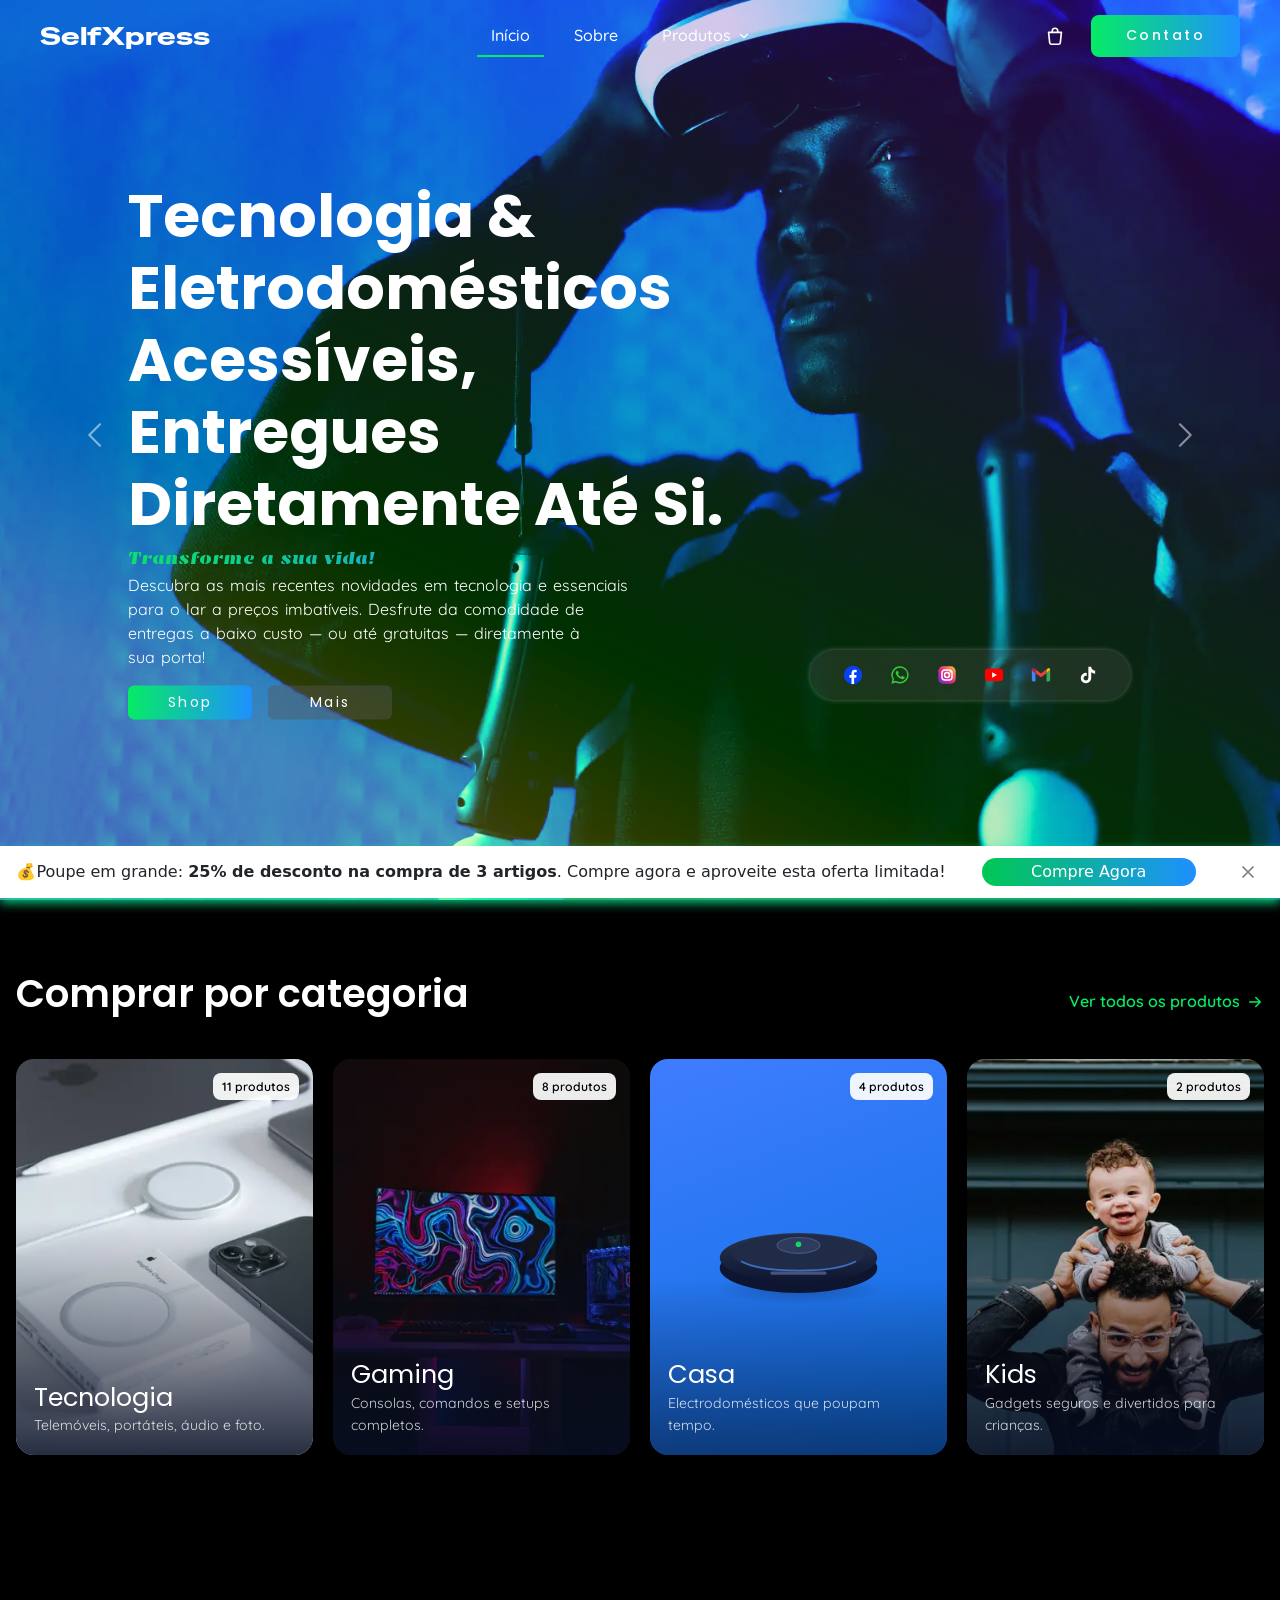
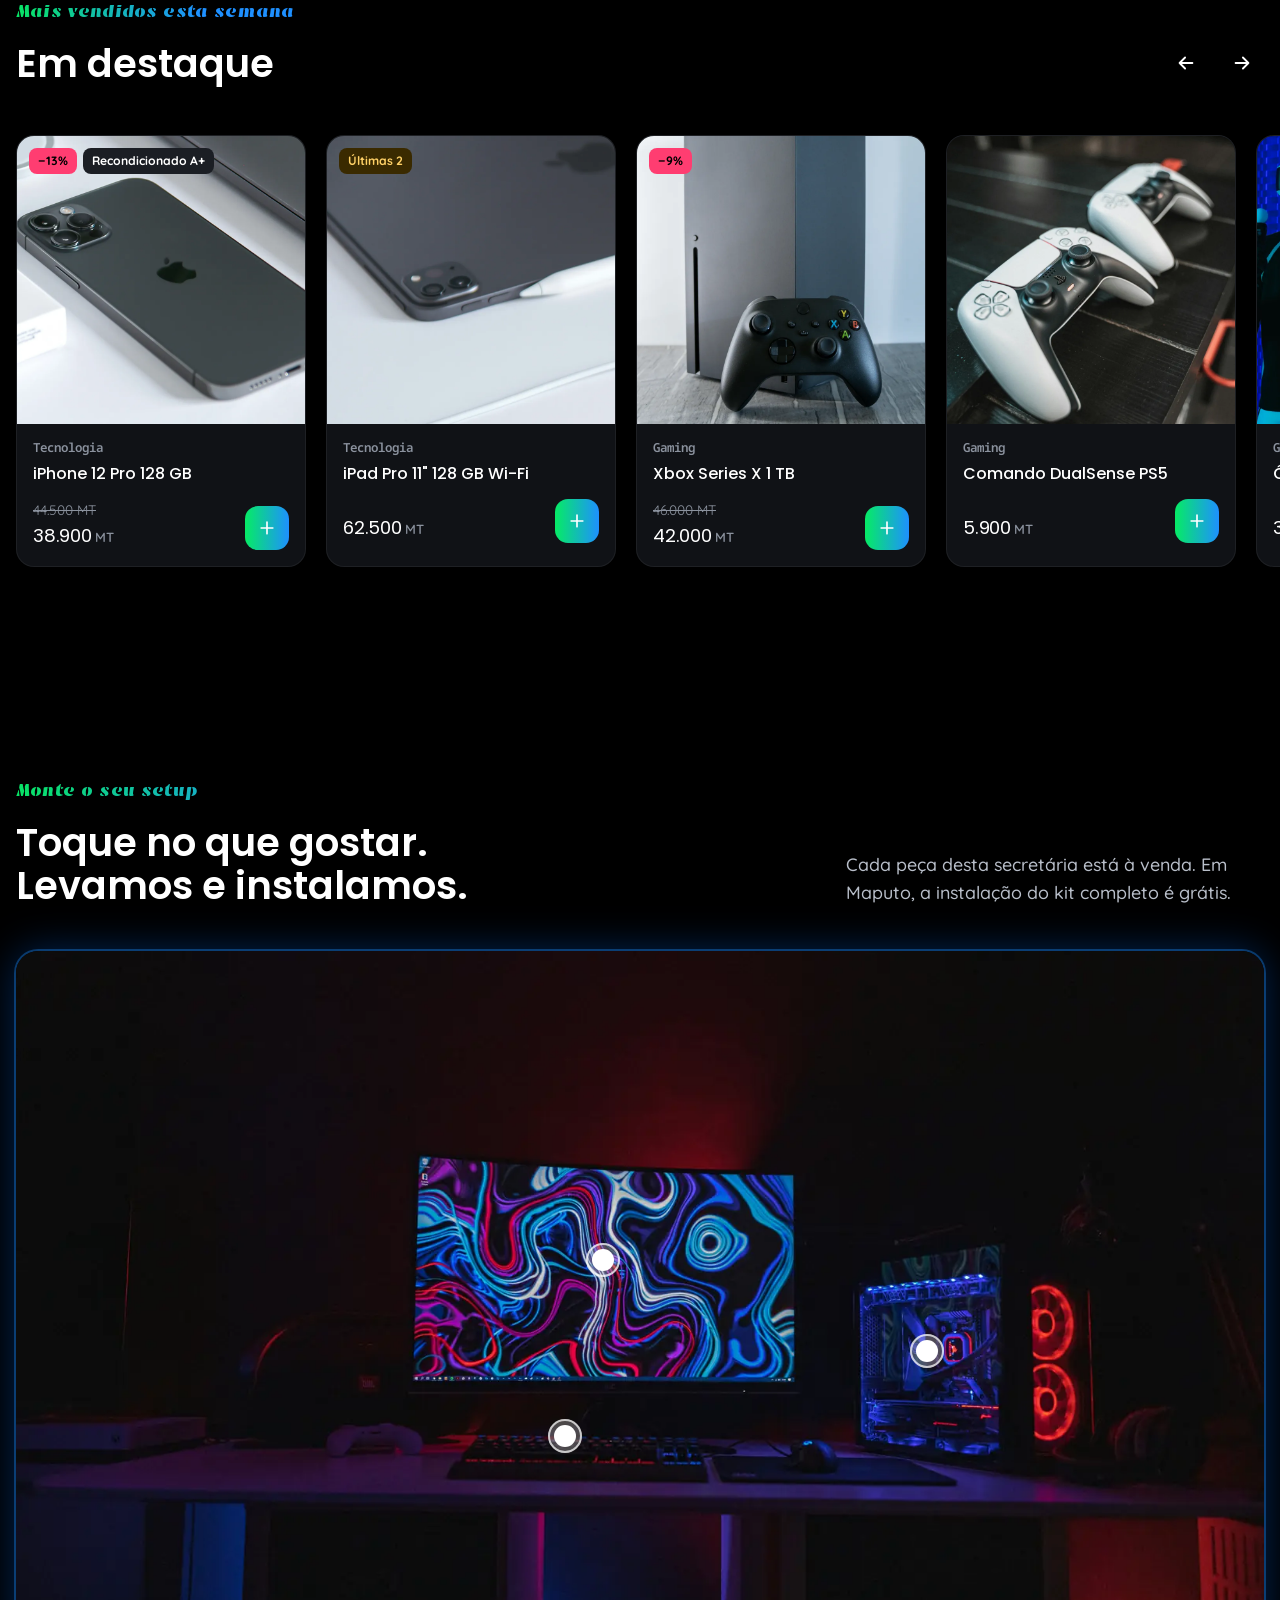
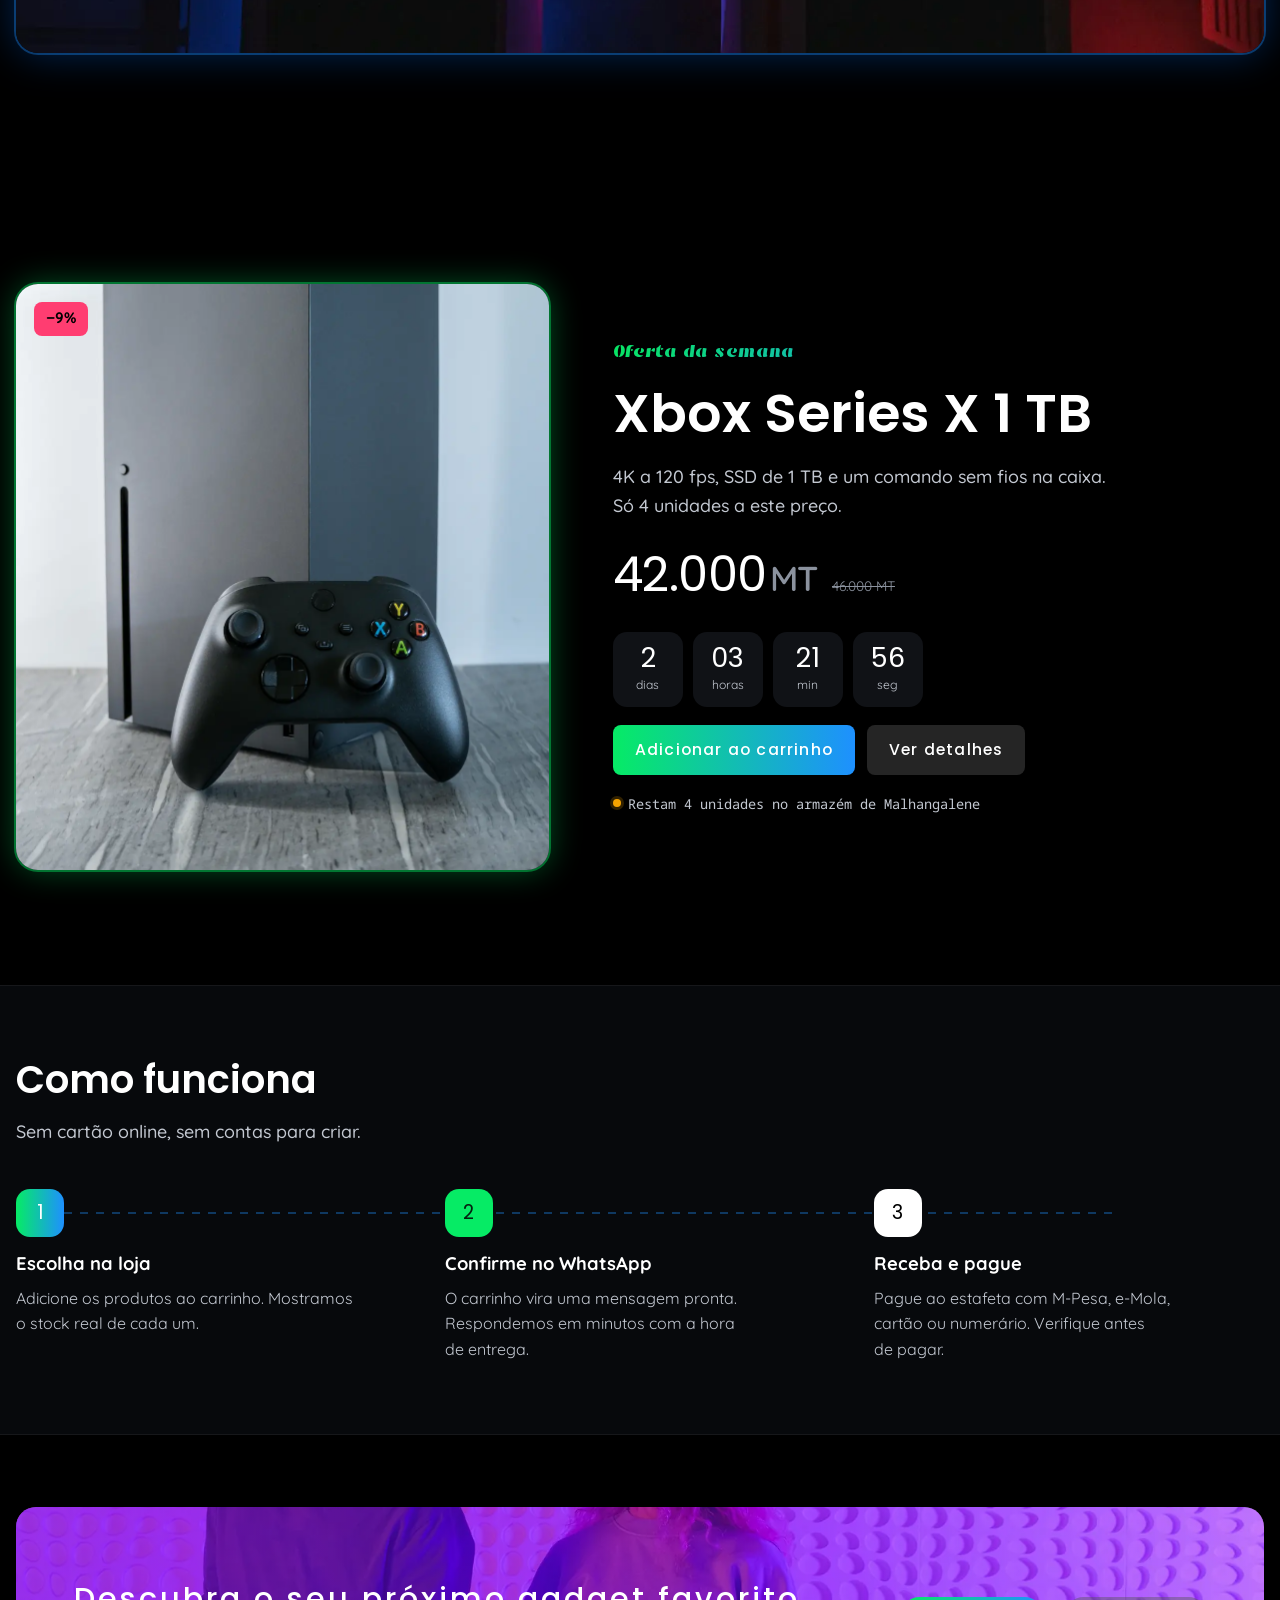
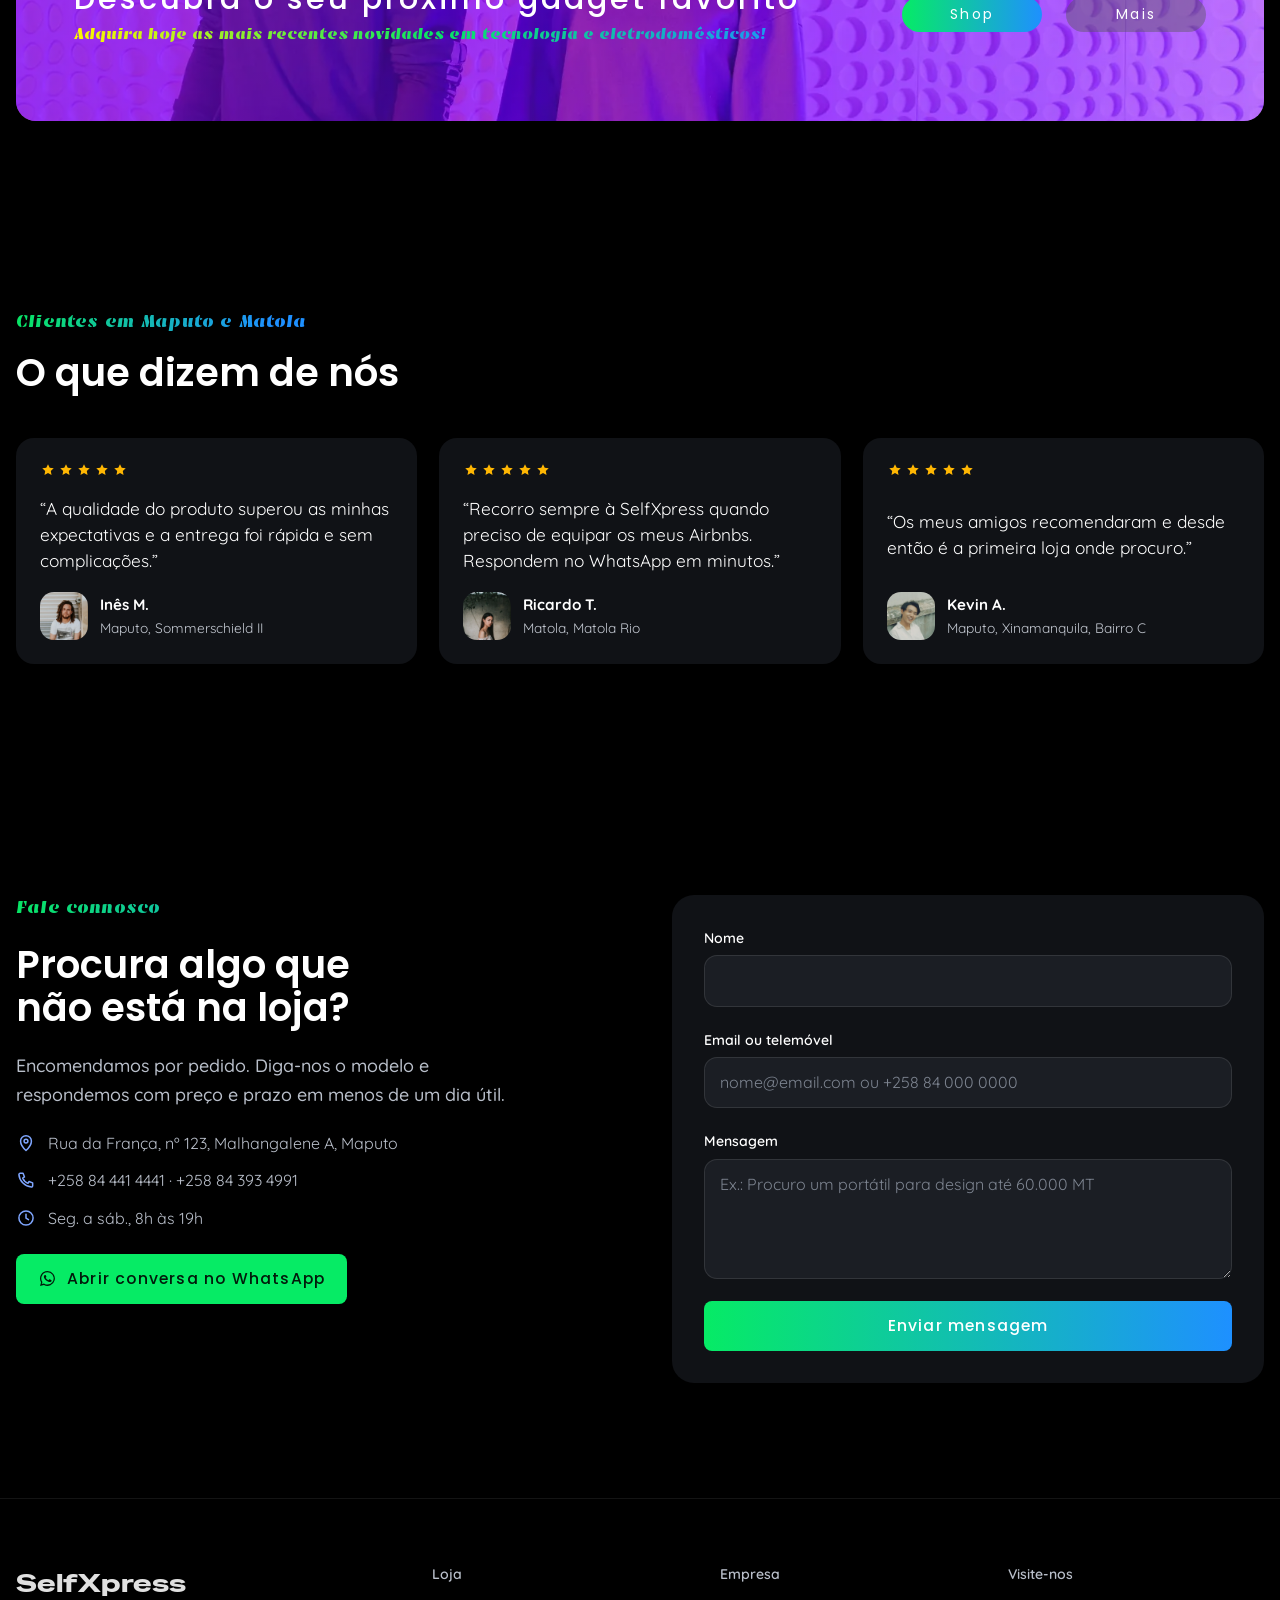
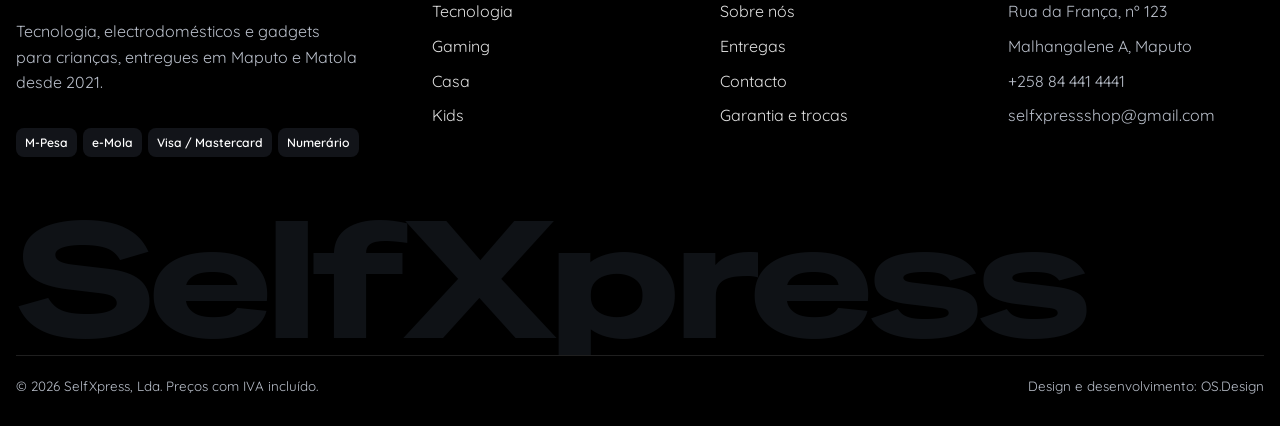
<file: index.html>
<!DOCTYPE html>
<html lang="pt">
<head>
  <meta charset="UTF-8">
  <meta name="viewport" content="width=device-width, initial-scale=1, viewport-fit=cover">
  <title>SelfXpress</title>
  <meta name="claude:viewport-fit-sides" content="cover">
  <meta name="description" content="SelfXpress: tecnologia, electrodomésticos e gadgets para crianças com entrega em Maputo e Matola. Encomende pelo WhatsApp e pague na entrega.">
  <meta name="theme-color" content="#000000">
  <link rel="preconnect" href="https://fonts.googleapis.com">
  <link rel="preconnect" href="https://fonts.gstatic.com" crossorigin>
  <link rel="stylesheet" href="https://fonts.googleapis.com/css2?family=Emblema+One&family=Noto+Sans+Mono:wght@400;500&family=Poppins:wght@400;500;600;700&family=Quicksand:wght@400;500;600;700&family=Special+Gothic+Expanded+One&display=swap">
  <link rel="stylesheet" href="assets/css/system.css">
  <link rel="stylesheet" href="assets/css/pages.css">
</head>
<body data-page="home" data-nav-over>

<main>
  <!-- HERO (original SelfXpress hero, rebuilt without Bootstrap) -->
  <section class="hx" id="heroCarousel" aria-roledescription="carrossel" aria-label="Destaques">
    <div class="hx-inner">
      <div class="hx-item is-active" data-interval="10000" aria-roledescription="slide" aria-label="1 de 3">
        <div class="purple-blur" aria-hidden="true"></div>
        <img src="assets/img/hero-1.webp" style="filter: brightness(1.5) contrast(1.2)" alt="" width="1600" height="1067" fetchpriority="high">
        <div class="hx-caption c1">
          <h1 class="title">Tecnologia &amp; eletrodomésticos acessíveis, entregues diretamente até si.</h1>
          <h4 class="subtitle">Transforme a sua vida!</h4>
          <p class="description">Descubra as mais recentes novidades em tecnologia e essenciais para o lar a preços imbatíveis. Desfrute da comodidade de entregas a baixo custo — ou até gratuitas — diretamente à sua porta!</p>
          <div class="hx-ctas"><a class="shop-button" href="loja.html">Shop</a><a class="learn-button" href="sobre.html">Mais</a></div>
        </div>
        <div class="social-media" aria-label="Redes sociais">
          <a href="https://facebook.com" aria-label="Facebook" style="color:#0742f2"><svg aria-hidden="true"><use href="assets/icons.svg#fb-circle"/></svg></a>
          <a href="https://wa.me/258844414441" aria-label="WhatsApp" style="color:limegreen"><svg aria-hidden="true"><use href="assets/icons.svg#whatsapp"/></svg></a>
          <a href="https://www.instagram.com" aria-label="Instagram"><svg aria-hidden="true"><use href="assets/icons.svg#ig-fill"/></svg></a>
          <a href="https://www.youtube.com" aria-label="YouTube" style="color:red"><svg aria-hidden="true"><use href="assets/icons.svg#youtube"/></svg></a>
          <a href="mailto:selfxpressshop@gmail.com" aria-label="Email"><svg aria-hidden="true"><use href="assets/icons.svg#gmail"/></svg></a>
          <a href="https://www.tiktok.com" aria-label="TikTok" style="color:#fff"><svg aria-hidden="true"><use href="assets/icons.svg#tiktok"/></svg></a>
        </div>
        <div class="overlay" aria-hidden="true"></div>
      </div>
      <div class="hx-item c-2" data-interval="10000" aria-roledescription="slide" aria-label="2 de 3">
        <img src="assets/img/hero-2.webp" style="filter: brightness(1.3) contrast(1.2)" alt="" width="1600" height="1067" loading="lazy">
        <div class="hx-caption c2">
          <h2 class="title">Focados em oferecer o melhor serviço</h2>
          <h4 class="subtitle">Tenha acesso às últimas novidades — hoje, amanhã e sempre!</h4>
          <p class="description">Com um universo de dispositivos e serviços, o nosso objetivo é proporcionar a melhor experiência e capacitar os nossos clientes a manterem-se atualizados com as mais recentes tendências em tecnologia e bem-estar.</p>
          <div class="hx-ctas"><a class="shop-button" href="loja.html">Shop</a><a class="learn-button" href="sobre.html">Mais</a></div>
        </div>
        <div class="overlay" aria-hidden="true"></div>
      </div>
      <div class="hx-item c-3" data-interval="10000" aria-roledescription="slide" aria-label="3 de 3">
        <img src="assets/img/desksetup-2.webp" style="filter: brightness(1) contrast(1.3)" alt="" width="1600" height="1067" loading="lazy">
        <div class="hx-caption c3">
          <h2 class="title">Crie o seu espaço de sonho: monte o seu PC, dê som e significado ao seu local de trabalho e melhore o seu fluxo de produtividade</h2>
          <h4 class="subtitle">Tudo num só lugar!</h4>
          <p class="description">Com a nossa ampla variedade de produtos para o lar, eletrodomésticos e gadgets, criados para o seu espaço de sonho — seja gamer ou não — garantimos conforto, segurança e um desempenho melhorado.</p>
          <div class="hx-ctas"><a class="shop-button" href="loja.html">Shop</a><a class="learn-button" href="sobre.html">Mais</a></div>
        </div>
        <div class="overlay" aria-hidden="true" style="opacity:.2"></div>
      </div>
    </div>
    <button class="hx-ctrl prev" aria-label="Anterior"><svg aria-hidden="true"><use href="assets/icons.svg#chev-l"/></svg></button>
    <button class="hx-ctrl next" aria-label="Seguinte"><svg aria-hidden="true"><use href="assets/icons.svg#chev-r"/></svg></button>
    <div class="hx-indicators" role="tablist" aria-label="Escolher slide">
      <button class="is-active" aria-label="Slide 1"></button><button aria-label="Slide 2"></button><button aria-label="Slide 3"></button>
    </div>
    <!-- Promotional banner (original) -->
    <div id="promo-banner">
      <span>💰Poupe em grande: <strong>25% de desconto na compra de 3 artigos</strong>. Compre agora e aproveite esta oferta limitada!</span>
      <a href="loja.html" class="promo-btn">Compre Agora</a>
      <button type="button" class="promo-close" id="close-btn" aria-label="Fechar"><svg aria-hidden="true"><use href="assets/icons.svg#x"/></svg></button>
    </div>
  </section>

  <!-- CATEGORIAS -->
  <section class="band tight" aria-labelledby="cat-title">
    <div class="wrap">
      <div class="head"><div class="stack"><h2 id="cat-title">Comprar por categoria</h2></div><a class="link" href="loja.html">Ver todos os produtos <svg aria-hidden="true"><use href="assets/icons.svg#arrow-right"/></svg></a></div>
      <div class="cats" id="cats"></div>
    </div>
  </section>

  <!-- DESTAQUES -->
  <section class="band tight rail-band" aria-labelledby="feat-title">
    <div class="wrap">
      <div class="head">
        <div class="stack"><p class="eyebrow">Mais vendidos esta semana</p><h2 id="feat-title">Em destaque</h2></div>
        <div class="row"><button class="icon-btn rail-btn" data-rail="-1" aria-label="Anteriores"><svg aria-hidden="true"><use href="assets/icons.svg#arrow-left"/></svg></button><button class="icon-btn rail-btn" data-rail="1" aria-label="Seguintes"><svg aria-hidden="true"><use href="assets/icons.svg#arrow-right"/></svg></button></div>
      </div>
    </div>
    <div class="rail" id="rail" tabindex="0" aria-label="Produtos em destaque"></div>
  </section>

  <!-- SETUP COM HOTSPOTS -->
  <section class="band night setup" aria-labelledby="setup-title">
    <div class="wrap">
      <div class="head">
        <div class="stack"><p class="eyebrow">Monte o seu setup</p><h2 id="setup-title">Toque no que gostar.<br>Levamos e instalamos.</h2></div>
        <p class="lede" style="max-width:38ch">Cada peça desta secretária está à venda. Em Maputo, a instalação do kit completo é grátis.</p>
      </div>
      <div class="hotspot-stage">
        <img src="assets/img/desksetup.webp" alt="Secretária gamer com monitor, teclado RGB e torre iluminada" width="1600" height="1067" loading="lazy">
        <button class="spot" style="left:47%;top:44%" data-spot="monitor-27" aria-label="Monitor curvo 27 polegadas"><span></span></button>
        <button class="spot" style="left:73%;top:57%" data-spot="torre-gamer" aria-label="Torre gamer RGB"><span></span></button>
        <button class="spot" style="left:44%;top:69%" data-spot="teclado-rgb" aria-label="Teclado mecânico RGB"><span></span></button>
        <div class="spot-card" id="spotCard" hidden></div>
      </div>
    </div>
  </section>

  <!-- OFERTA DA SEMANA -->
  <section class="band" aria-labelledby="deal-title">
    <div class="wrap deal-wrap">
      <figure class="deal-photo"><img src="assets/img/xbox-one.webp" alt="Consola Xbox Series X com comando preto" width="1067" height="1600" loading="lazy"><span class="badge deal deal-off">−9%</span></figure>
      <div class="stack deal-copy">
        <p class="eyebrow">Oferta da semana</p>
        <h2 id="deal-title">Xbox Series X 1 TB</h2>
        <p class="lede">4K a 120 fps, SSD de 1 TB e um comando sem fios na caixa. Só 4 unidades a este preço.</p>
        <div class="row" style="align-items:baseline;gap:14px"><span class="price deal-price">42.000<small>MT</small></span><span class="was num">46.000 MT</span></div>
        <div class="countdown" aria-label="Tempo até ao fim da oferta" id="countdown">
          <div><b class="num" data-u="d">0</b><span>dias</span></div>
          <div><b class="num" data-u="h">00</b><span>horas</span></div>
          <div><b class="num" data-u="m">00</b><span>min</span></div>
          <div><b class="num" data-u="s">00</b><span>seg</span></div>
        </div>
        <div class="row"><button class="btn" data-add="xbox-series-x">Adicionar ao carrinho</button><a class="btn line" href="produto.html#xbox-series-x">Ver detalhes</a></div>
        <span class="stock low">Restam 4 unidades no armazém de Malhangalene</span>
      </div>
    </div>
  </section>

  <!-- COMO FUNCIONA -->
  <section class="band tight how-band" aria-labelledby="how-title">
    <div class="wrap">
      <div class="head"><div class="stack"><h2 id="how-title">Como funciona</h2><p class="lede">Sem cartão online, sem contas para criar.</p></div></div>
      <ol class="how">
        <li><span class="step num">1</span><h3>Escolha na loja</h3><p>Adicione os produtos ao carrinho. Mostramos o stock real de cada um.</p></li>
        <li><span class="step num">2</span><h3>Confirme no WhatsApp</h3><p>O carrinho vira uma mensagem pronta. Respondemos em minutos com a hora de entrega.</p></li>
        <li><span class="step num">3</span><h3>Receba e pague</h3><p>Pague ao estafeta com M-Pesa, e-Mola, cartão ou numerário. Verifique antes de pagar.</p></li>
      </ol>
    </div>
  </section>

  <!-- CTA (original purple banner) -->
  <section class="band tight" aria-labelledby="cta-title">
    <div class="wrap">
      <div class="cta-banner">
        <img src="assets/img/hero-3.webp" alt="" loading="lazy" width="1600" height="1067">
        <div class="stack" style="gap:6px">
          <h2 id="cta-title">Descubra o seu próximo gadget favorito</h2>
          <p class="subtitle">Adquira hoje as mais recentes novidades em tecnologia e eletrodomésticos!</p>
        </div>
        <div class="row"><a class="shop-button" href="loja.html">Shop</a><a class="learn-button" href="sobre.html">Mais</a></div>
      </div>
    </div>
  </section>

  <!-- TESTEMUNHOS -->
  <section class="band" aria-labelledby="rev-title">
    <div class="wrap">
      <div class="head"><div class="stack"><p class="eyebrow">Clientes em Maputo e Matola</p><h2 id="rev-title">O que dizem de nós</h2></div></div>
      <div class="reviews" id="reviews"></div>
    </div>
  </section>

  <!-- CONTACTO -->
  <section class="band night contact" id="contacto" aria-labelledby="ct-title">
    <div class="wrap contact-grid">
      <div class="stack" style="gap:22px">
        <p class="eyebrow">Fale connosco</p>
        <h2 id="ct-title">Procura algo que não está na loja?</h2>
        <p class="lede">Encomendamos por pedido. Diga-nos o modelo e respondemos com preço e prazo em menos de um dia útil.</p>
        <ul class="contact-list">
          <li><svg aria-hidden="true"><use href="assets/icons.svg#pin"/></svg><span>Rua da França, nº 123, Malhangalene A, Maputo</span></li>
          <li><svg aria-hidden="true"><use href="assets/icons.svg#phone"/></svg><span class="num">+258 84 441 4441 · +258 84 393 4991</span></li>
          <li><svg aria-hidden="true"><use href="assets/icons.svg#clock"/></svg><span>Seg. a sáb., 8h às 19h</span></li>
        </ul>
        <a class="btn wa" href="https://wa.me/258844414441" target="_blank" rel="noopener" style="justify-self:start"><svg aria-hidden="true"><use href="assets/icons.svg#whatsapp"/></svg>Abrir conversa no WhatsApp</a>
      </div>
      <form class="contact-form" id="contactForm" novalidate>
        <div class="field"><label for="cName">Nome</label><input class="input" id="cName" autocomplete="name"><span class="err"></span></div>
        <div class="field"><label for="cEmail">Email ou telemóvel</label><input class="input" id="cEmail" autocomplete="email" placeholder="nome@email.com ou +258 84 000 0000"><span class="err"></span></div>
        <div class="field"><label for="cMsg">Mensagem</label><textarea class="textarea" id="cMsg" placeholder="Ex.: Procuro um portátil para design até 60.000 MT"></textarea><span class="err"></span></div>
        <button class="btn block" type="submit">Enviar mensagem</button>
        <div class="sent" id="sent" hidden><svg aria-hidden="true"><use href="assets/icons.svg#check"/></svg><span id="sentText"></span></div>
      </form>
    </div>
  </section>
</main>

<footer data-shell></footer>

<script src="assets/js/data.js"></script>
<script src="assets/js/core.js"></script>
<script src="assets/js/home.js"></script>
</body>
</html>
</file>
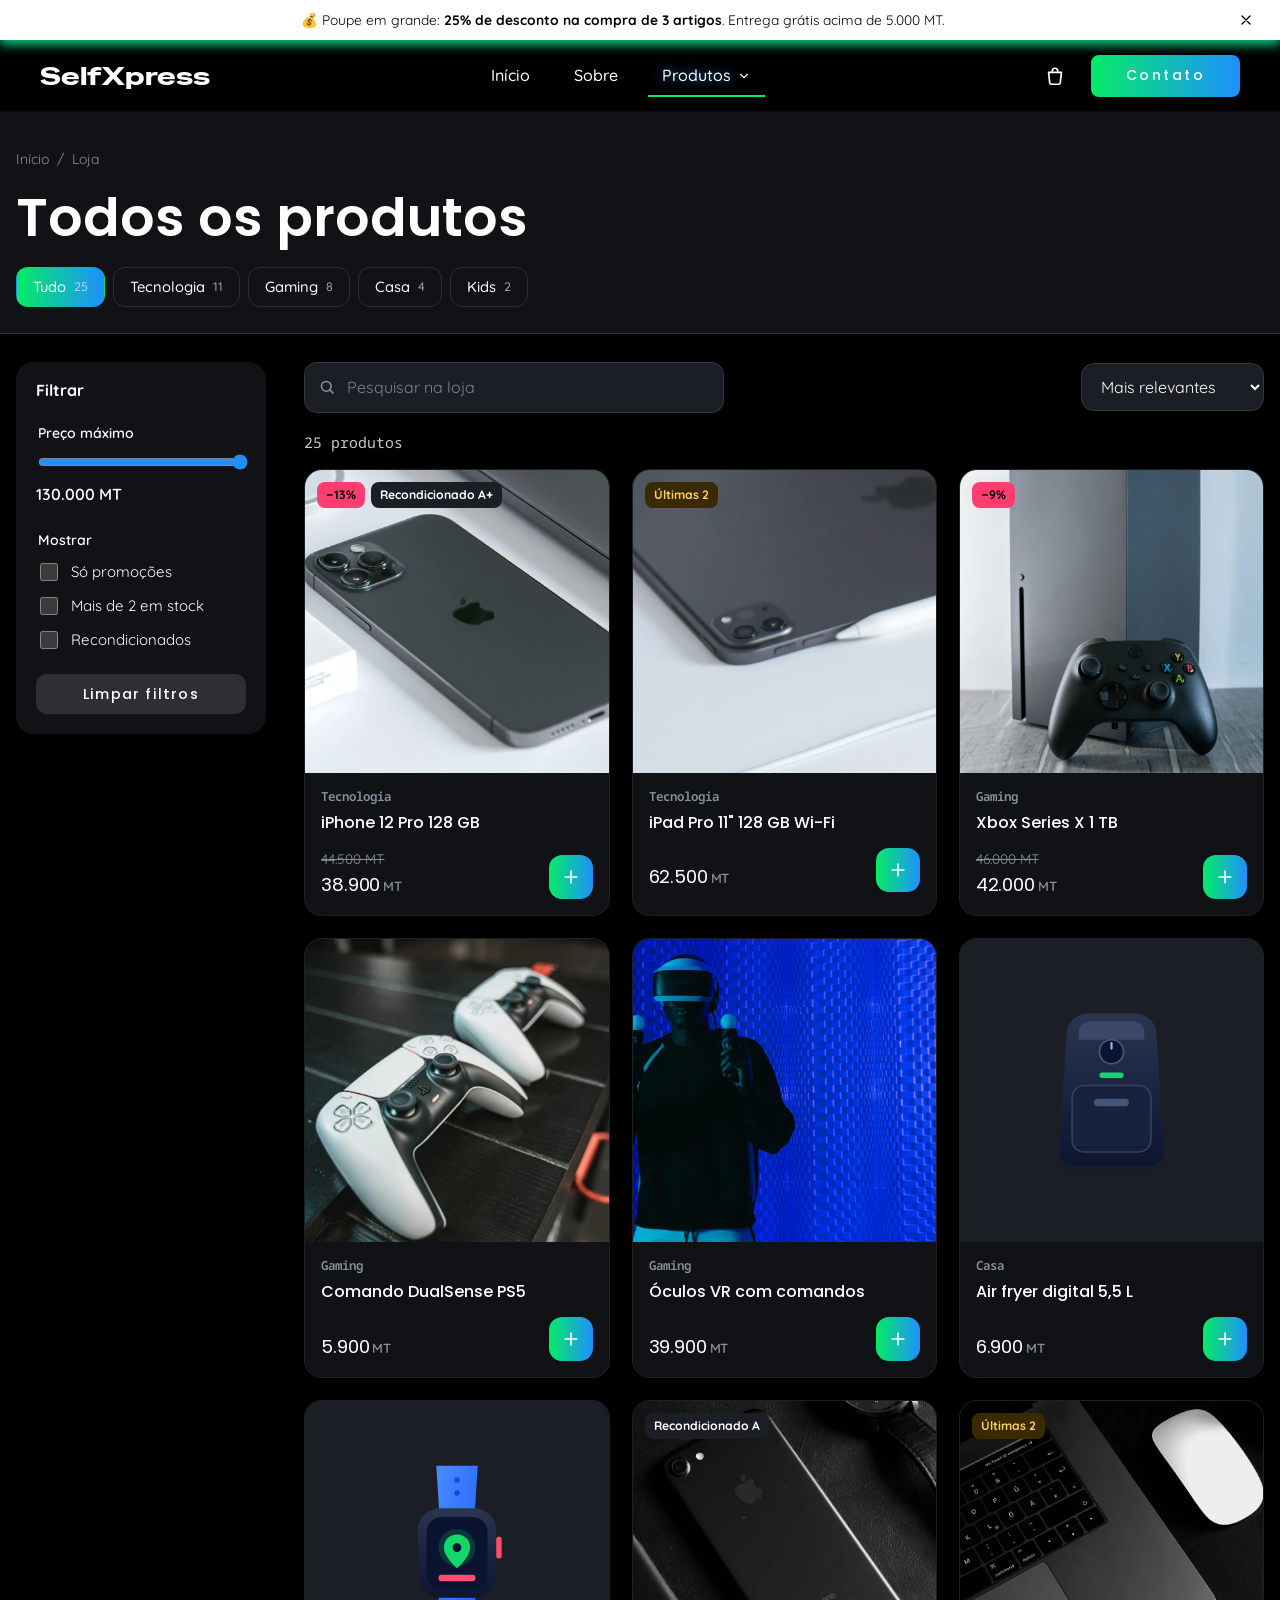
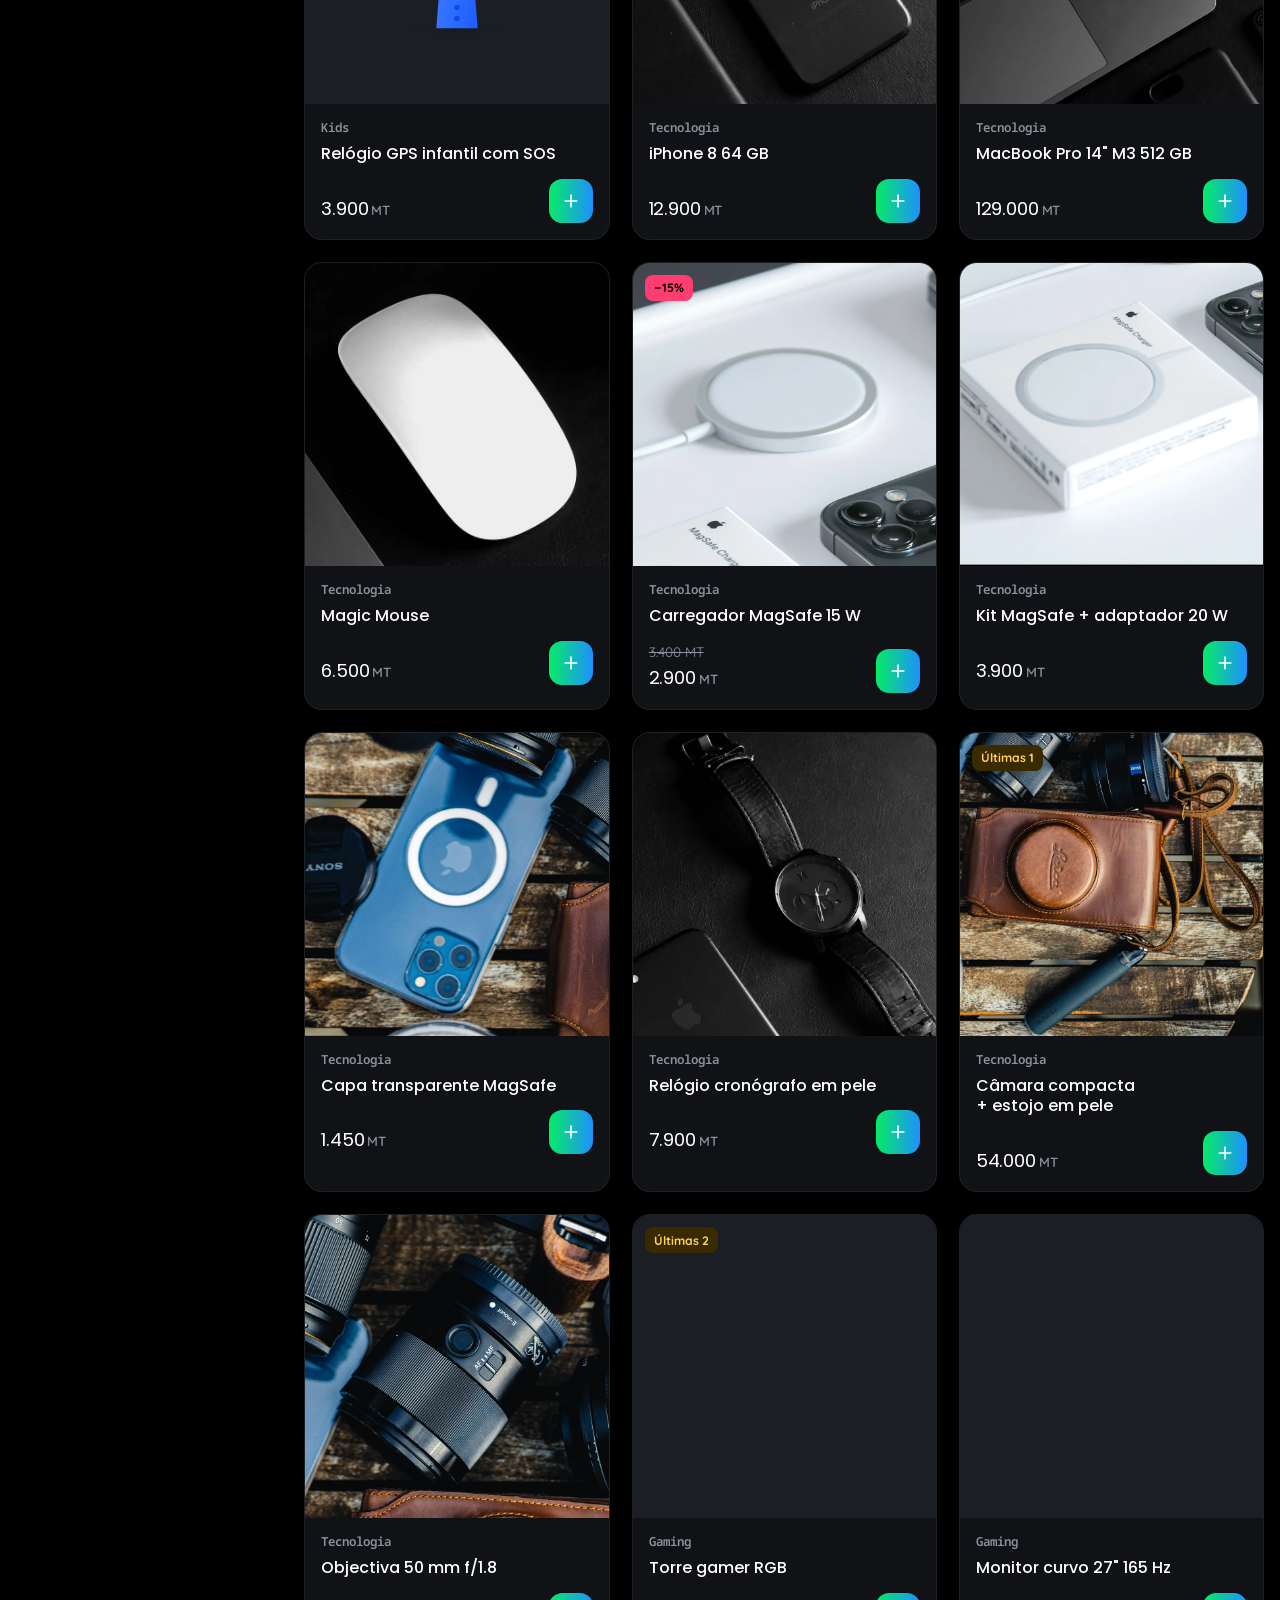
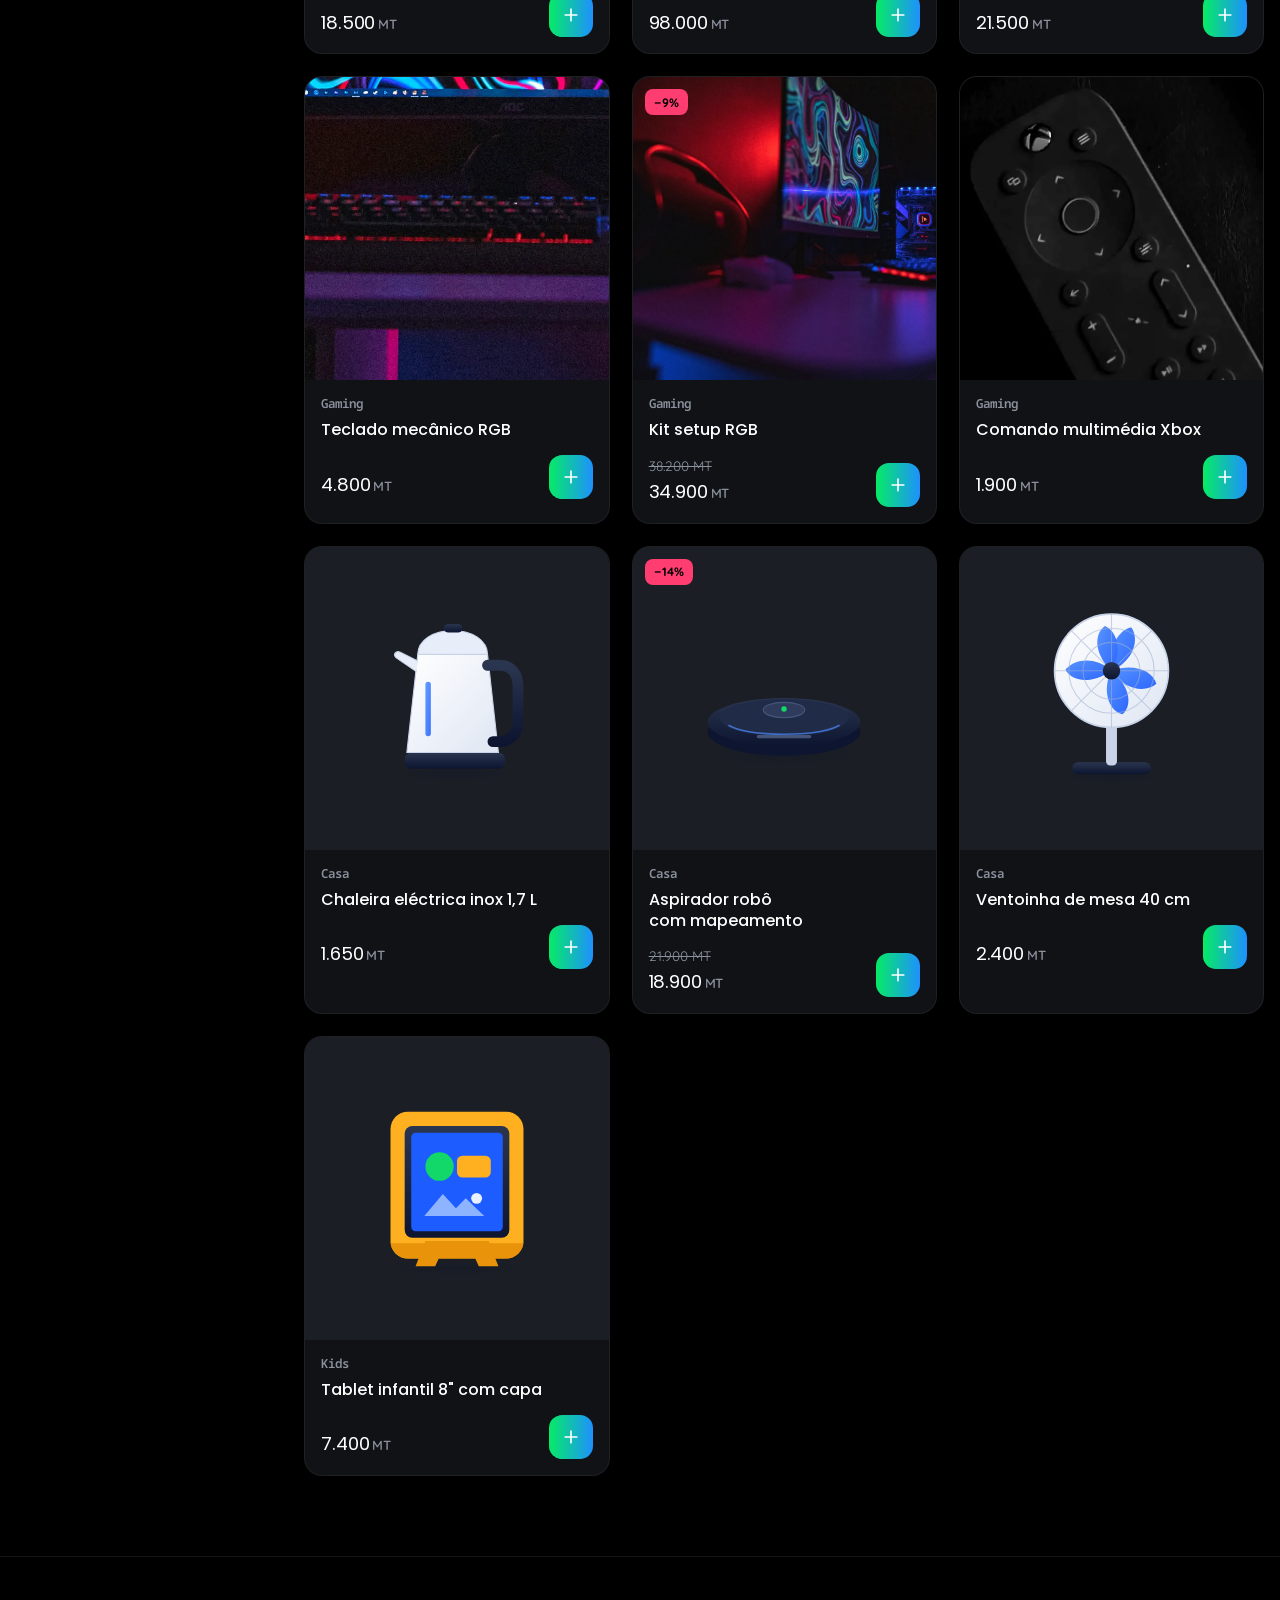
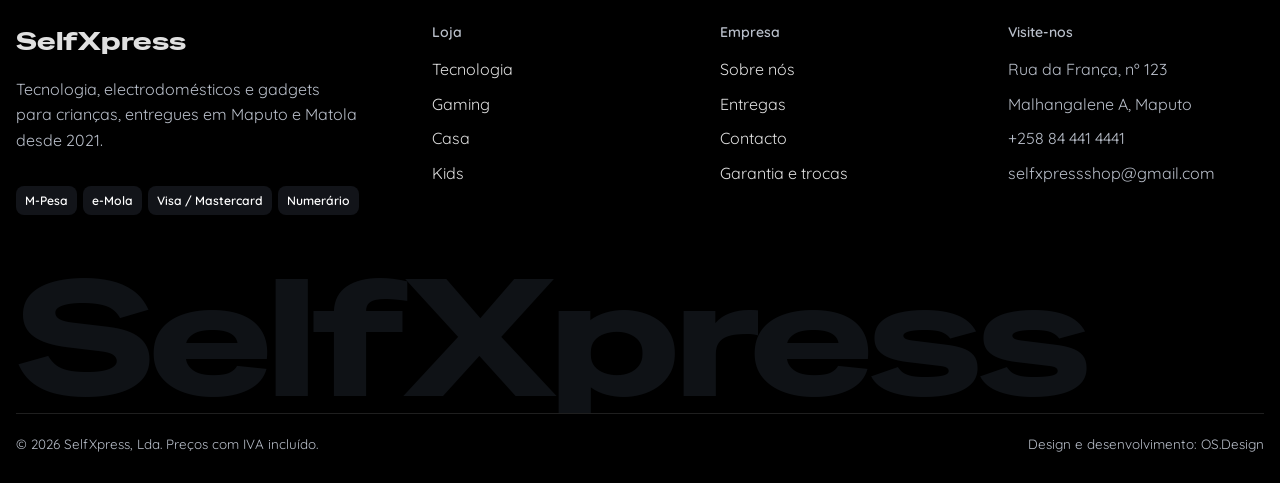
<file: loja.html>
<!DOCTYPE html>
<html lang="pt">
<head>
  <meta charset="UTF-8">
  <meta name="viewport" content="width=device-width, initial-scale=1, viewport-fit=cover">
  <title>Loja · SelfXpress</title>
  <meta name="claude:viewport-fit-sides" content="cover">
  <meta name="description" content="Todos os produtos SelfXpress: tecnologia, gaming, casa e kids, com preços em meticais e entrega em Maputo e Matola.">
  <meta name="theme-color" content="#ffffff">
  <link rel="preconnect" href="https://fonts.googleapis.com">
  <link rel="preconnect" href="https://fonts.gstatic.com" crossorigin>
  <link rel="stylesheet" href="https://fonts.googleapis.com/css2?family=Emblema+One&family=Noto+Sans+Mono:wght@400;500&family=Poppins:wght@400;500;600;700&family=Quicksand:wght@400;500;600;700&family=Special+Gothic+Expanded+One&display=swap">
  <link rel="stylesheet" href="assets/css/system.css">
  <link rel="stylesheet" href="assets/css/pages.css">
</head>
<body data-page="shop">

<main>
  <section class="shop-head">
    <div class="wrap">
      <nav class="crumbs" aria-label="Navegação estrutural"><a href="index.html">Início</a><span aria-hidden="true">/</span><span id="crumbCat">Loja</span></nav>
      <h1 id="shopTitle">Todos os produtos</h1>
      <div class="cat-tabs" role="group" aria-label="Categorias" id="catTabs"></div>
    </div>
  </section>

  <div class="wrap shop">
    <aside class="filters" id="filters" aria-label="Filtros">
      <div class="row" style="justify-content:space-between"><h2>Filtrar</h2><button class="icon-btn filter-btn" id="closeFilters" aria-label="Fechar filtros"><svg aria-hidden="true"><use href="assets/icons.svg#x"/></svg></button></div>
      <fieldset class="range">
        <legend>Preço máximo</legend>
        <input type="range" id="fMax" min="1000" max="130000" step="500" value="130000" aria-describedby="fMaxOut">
        <output id="fMaxOut" for="fMax">130.000 MT</output>
      </fieldset>
      <fieldset>
        <legend>Mostrar</legend>
        <label class="check"><input type="checkbox" id="fPromo"> Só promoções</label>
        <label class="check"><input type="checkbox" id="fStock"> Mais de 2 em stock</label>
        <label class="check"><input type="checkbox" id="fRefurb"> Recondicionados</label>
      </fieldset>
      <button class="btn line sm" id="resetFilters">Limpar filtros</button>
    </aside>

    <section aria-label="Produtos">
      <div class="toolbar">
        <label class="search"><span class="sr-only">Pesquisar</span><svg aria-hidden="true"><use href="assets/icons.svg#search"/></svg><input class="input" id="shopSearch" type="search" placeholder="Pesquisar na loja" autocomplete="off"></label>
        <div class="row">
          <button class="btn line sm filter-btn" id="openFilters"><svg aria-hidden="true"><use href="assets/icons.svg#sliders"/></svg>Filtros</button>
          <label class="sr-only" for="sort">Ordenar</label>
          <select class="select" id="sort">
            <option value="rel">Mais relevantes</option>
            <option value="asc">Preço: mais baixo</option>
            <option value="desc">Preço: mais alto</option>
            <option value="off">Maior desconto</option>
          </select>
        </div>
      </div>
      <p class="result-count" id="count" aria-live="polite"></p>
      <div class="grid" id="grid" style="margin-top:14px"></div>
      <div class="no-results" id="none" hidden>
        <h2 style="font-size:1.4rem">Nada encontrado com esses filtros</h2>
        <p class="muted">Experimente outra palavra ou peça-nos pelo WhatsApp. Encomendamos produtos por pedido.</p>
        <div class="row" style="justify-content:center"><button class="btn ink" id="clearAll">Limpar pesquisa e filtros</button><a class="btn wa" href="https://wa.me/258844414441" target="_blank" rel="noopener"><svg aria-hidden="true"><use href="assets/icons.svg#whatsapp"/></svg>Pedir pelo WhatsApp</a></div>
      </div>
    </section>
  </div>
</main>

<footer data-shell></footer>

<script src="assets/js/data.js"></script>
<script src="assets/js/core.js"></script>
<script src="assets/js/shop.js"></script>
</body>
</html>
</file>
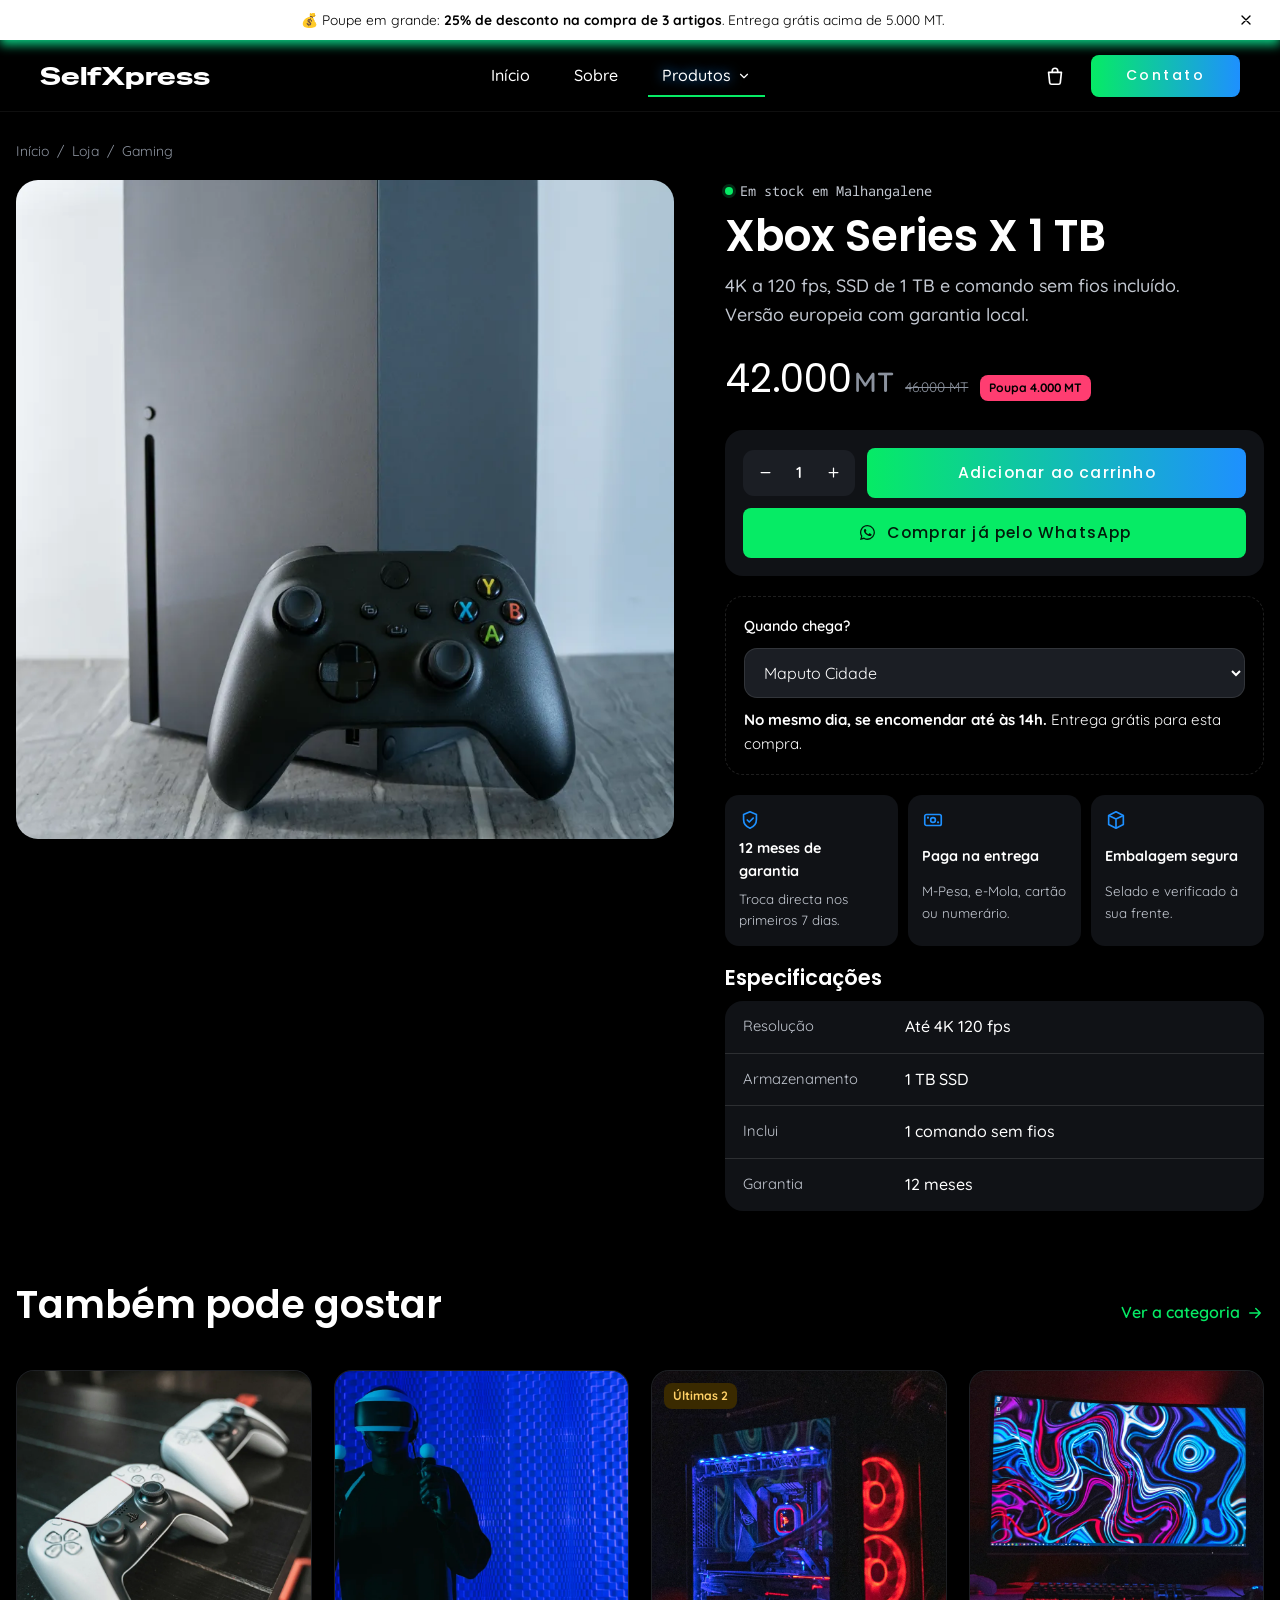
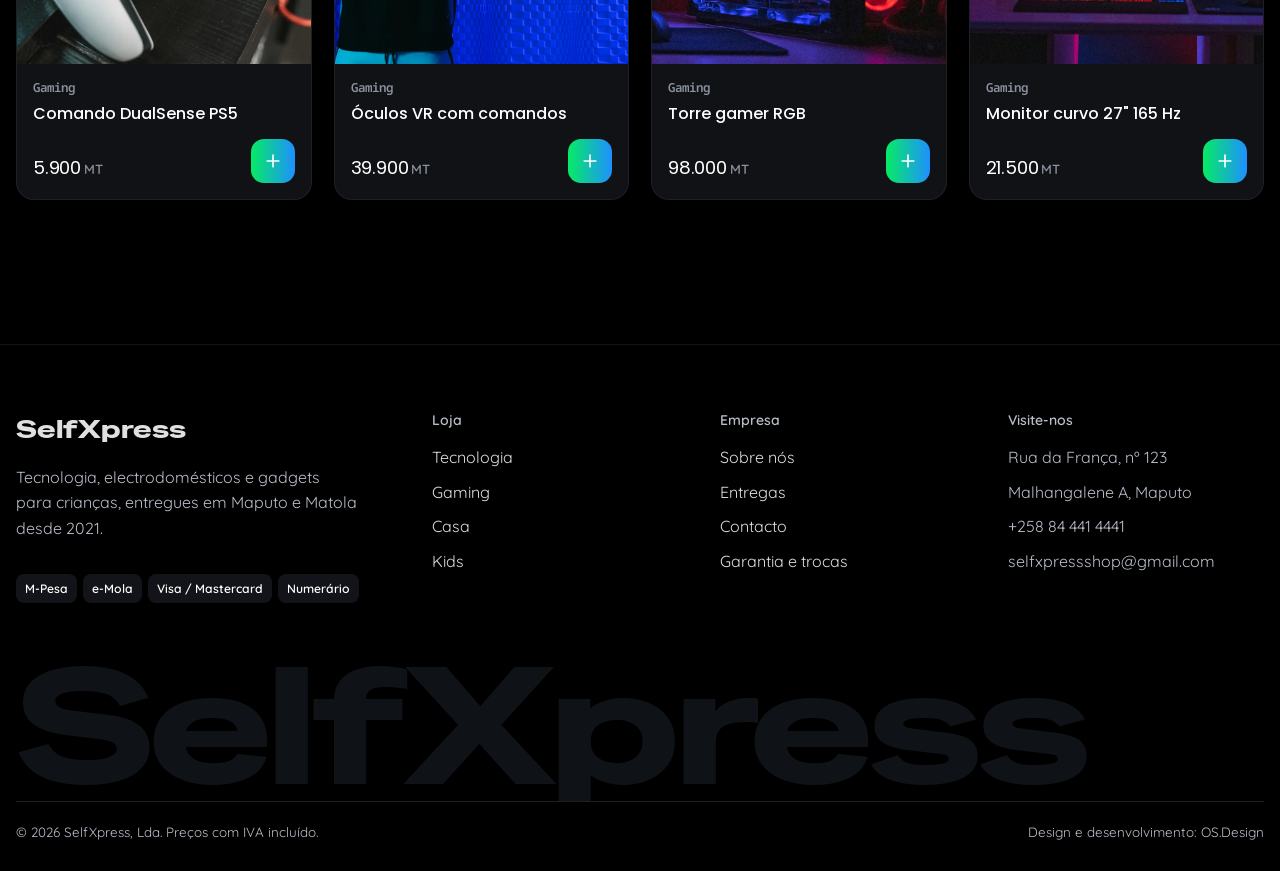
<file: produto.html>
<!DOCTYPE html>
<html lang="pt">
<head>
  <meta charset="UTF-8">
  <meta name="viewport" content="width=device-width, initial-scale=1, viewport-fit=cover">
  <title>Produto · SelfXpress</title>
  <meta name="claude:viewport-fit-sides" content="cover">
  <meta name="theme-color" content="#ffffff">
  <link rel="preconnect" href="https://fonts.googleapis.com">
  <link rel="preconnect" href="https://fonts.gstatic.com" crossorigin>
  <link rel="stylesheet" href="https://fonts.googleapis.com/css2?family=Emblema+One&family=Noto+Sans+Mono:wght@400;500&family=Poppins:wght@400;500;600;700&family=Quicksand:wght@400;500;600;700&family=Special+Gothic+Expanded+One&display=swap">
  <link rel="stylesheet" href="assets/css/system.css">
  <link rel="stylesheet" href="assets/css/pages.css">
</head>
<body data-page="shop">

<main class="pdp">
  <div class="wrap">
    <nav class="crumbs" aria-label="Navegação estrutural"><a href="index.html">Início</a><span aria-hidden="true">/</span><a href="loja.html">Loja</a><span aria-hidden="true">/</span><a id="pCat" href="loja.html"></a></nav>
    <div class="pdp-grid">
      <figure class="pdp-photo" id="pPhoto"><img id="pImg" alt="" width="900" height="900"><div class="badges" id="pBadges"></div></figure>
      <div class="pdp-info">
        <div class="stack" style="gap:10px">
          <span class="stock" id="pStock"></span>
          <h1 id="pName"></h1>
          <p class="lede" id="pDesc"></p>
        </div>
        <div class="pdp-price"><span class="price" id="pPrice"></span><span class="was num" id="pWas"></span><span class="badge deal" id="pOff" hidden></span></div>
        <div class="buy">
          <div class="row">
            <div class="qty" role="group" aria-label="Quantidade"><button id="qMinus" aria-label="Menos um"><svg aria-hidden="true"><use href="assets/icons.svg#minus"/></svg></button><output id="qOut">1</output><button id="qPlus" aria-label="Mais um"><svg aria-hidden="true"><use href="assets/icons.svg#plus"/></svg></button></div>
            <button class="btn" id="addBtn" style="flex:1">Adicionar ao carrinho</button>
          </div>
          <button class="btn wa block" id="buyNow"><svg aria-hidden="true"><use href="assets/icons.svg#whatsapp"/></svg>Comprar já pelo WhatsApp</button>
        </div>
        <div class="estimator">
          <label for="zone" style="font-weight:600;font-size:.9rem">Quando chega?</label>
          <select class="select" id="zone"></select>
          <output id="eta" aria-live="polite"></output>
        </div>
        <div class="perks">
          <div><svg aria-hidden="true"><use href="assets/icons.svg#shield"/></svg><b id="pWarranty">12 meses de garantia</b>Troca directa nos primeiros 7 dias.</div>
          <div><svg aria-hidden="true"><use href="assets/icons.svg#cash"/></svg><b>Paga na entrega</b>M-Pesa, e-Mola, cartão ou numerário.</div>
          <div><svg aria-hidden="true"><use href="assets/icons.svg#box"/></svg><b>Embalagem segura</b>Selado e verificado à sua frente.</div>
        </div>
        <div class="stack" style="gap:12px">
          <h2 style="font-size:1.3rem">Especificações</h2>
          <dl class="specs" id="pSpecs"></dl>
        </div>
      </div>
    </div>
  </div>

  <section class="band tight" aria-labelledby="relTitle">
    <div class="wrap">
      <div class="head"><h2 id="relTitle">Também pode gostar</h2><a class="link" id="relLink" href="loja.html">Ver a categoria <svg aria-hidden="true"><use href="assets/icons.svg#arrow-right"/></svg></a></div>
      <div class="grid" id="related"></div>
    </div>
  </section>
</main>

<footer data-shell></footer>

<script src="assets/js/data.js"></script>
<script src="assets/js/core.js"></script>
<script src="assets/js/product.js"></script>
</body>
</html>
</file>
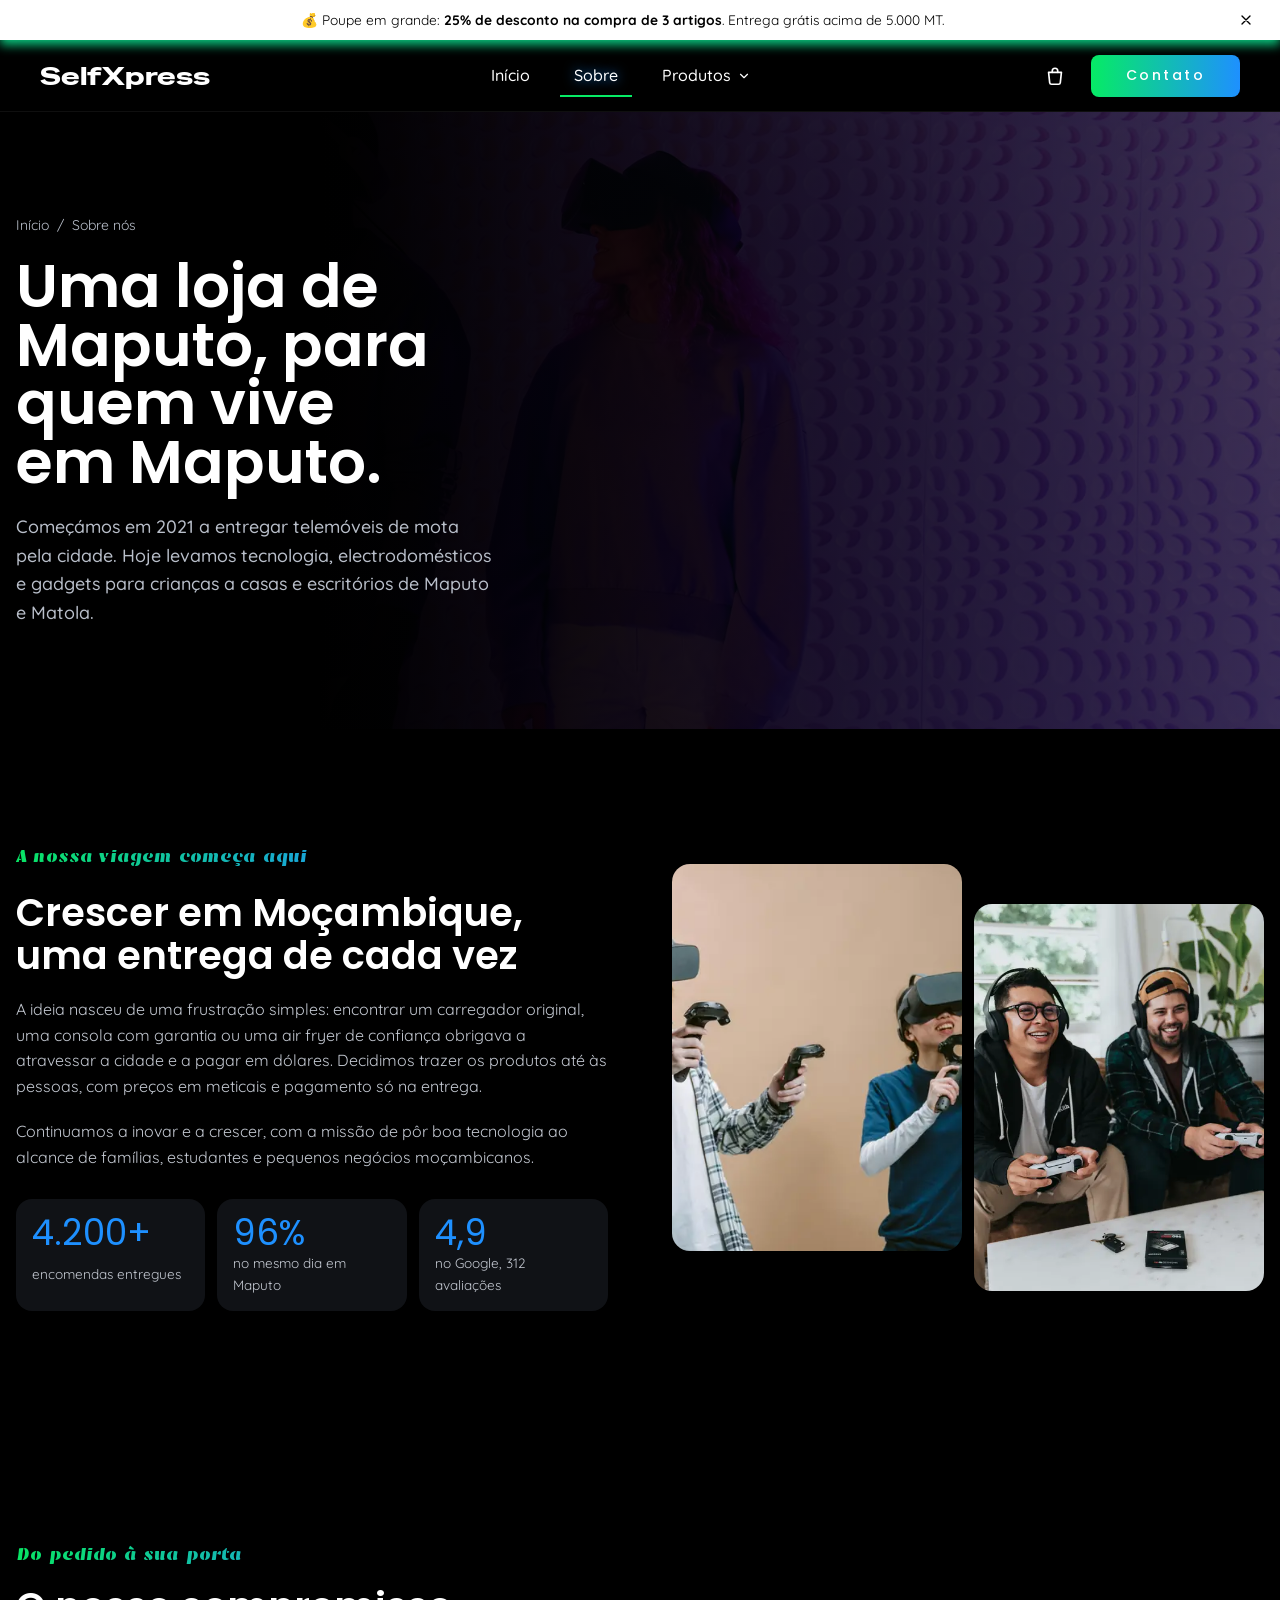
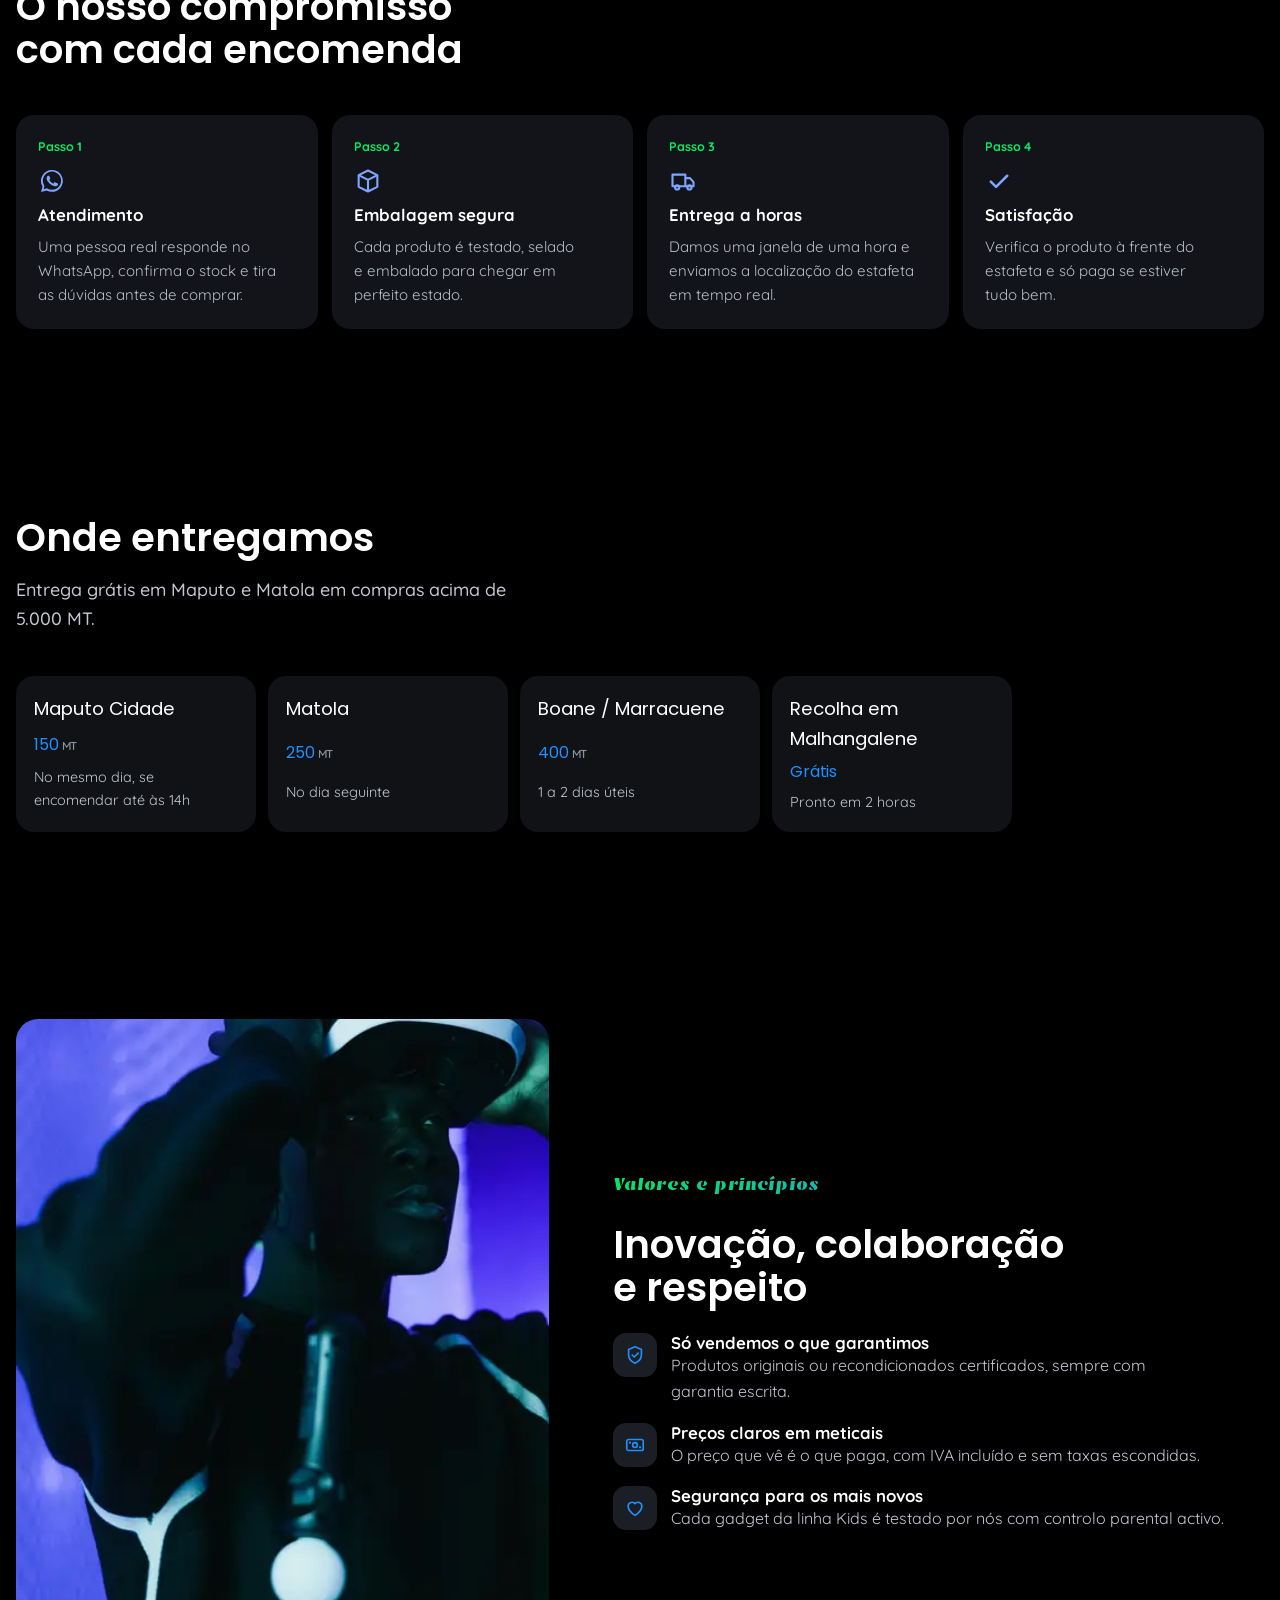
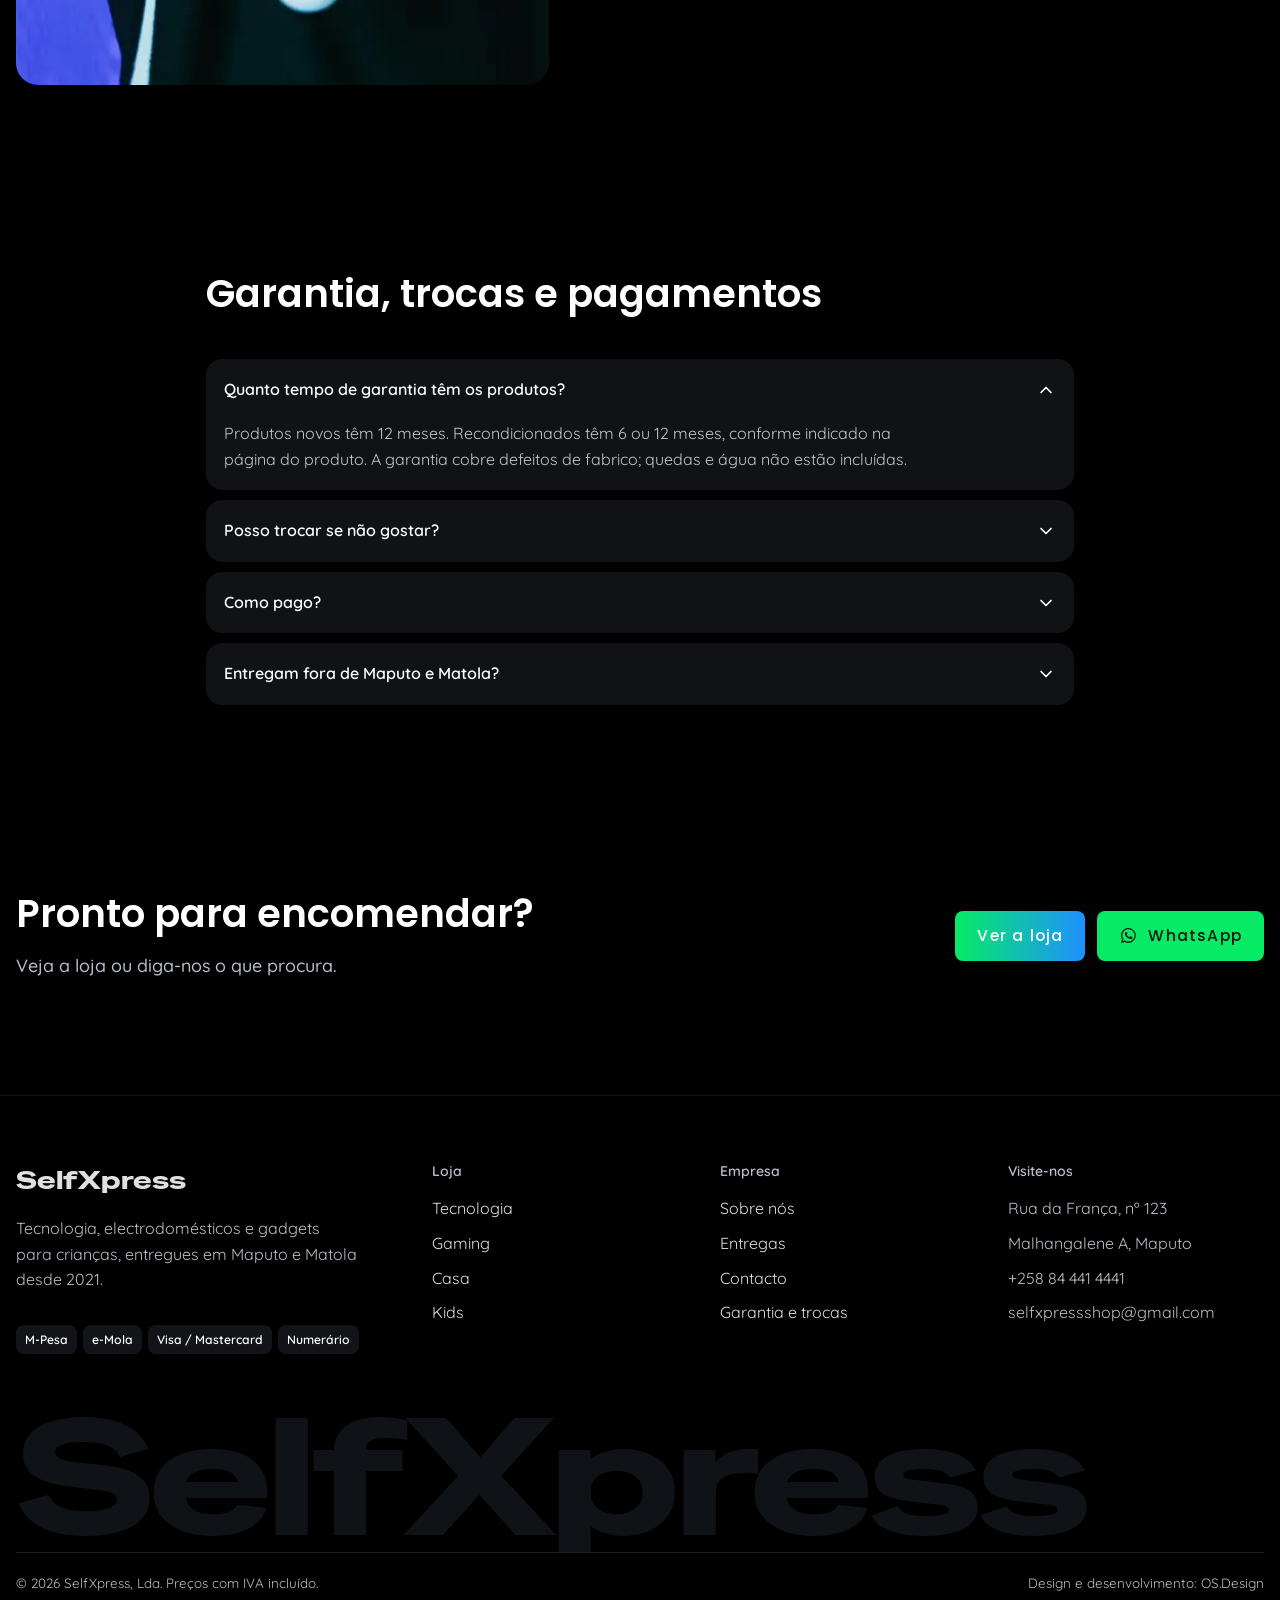
<file: sobre.html>
<!DOCTYPE html>
<html lang="pt">
<head>
  <meta charset="UTF-8">
  <meta name="viewport" content="width=device-width, initial-scale=1, viewport-fit=cover">
  <title>Sobre nós · SelfXpress</title>
  <meta name="claude:viewport-fit-sides" content="cover">
  <meta name="description" content="Quem somos, como entregamos em Maputo e Matola, garantia e trocas na SelfXpress.">
  <meta name="theme-color" content="#000000">
  <link rel="preconnect" href="https://fonts.googleapis.com">
  <link rel="preconnect" href="https://fonts.gstatic.com" crossorigin>
  <link rel="stylesheet" href="https://fonts.googleapis.com/css2?family=Emblema+One&family=Noto+Sans+Mono:wght@400;500&family=Poppins:wght@400;500;600;700&family=Quicksand:wght@400;500;600;700&family=Special+Gothic+Expanded+One&display=swap">
  <link rel="stylesheet" href="assets/css/system.css">
  <link rel="stylesheet" href="assets/css/pages.css">
</head>
<body data-page="about">

<main>
  <section class="about-hero night">
    <img src="assets/img/hero-3.webp" alt="" width="1600" height="1067">
    <div class="wrap stack" style="gap:20px">
      <nav class="crumbs" aria-label="Navegação estrutural" style="color:var(--on-night-2)"><a href="index.html">Início</a><span aria-hidden="true">/</span><span>Sobre nós</span></nav>
      <h1>Uma loja de Maputo, para quem vive em Maputo.</h1>
      <p class="lede">Começámos em 2021 a entregar telemóveis de mota pela cidade. Hoje levamos tecnologia, electrodomésticos e gadgets para crianças a casas e escritórios de Maputo e Matola.</p>
    </div>
  </section>

  <section class="band" aria-labelledby="story-title">
    <div class="wrap story">
      <div class="stack" style="gap:20px">
        <p class="eyebrow">A nossa viagem começa aqui</p>
        <h2 id="story-title">Crescer em Moçambique, uma entrega de cada vez</h2>
        <p class="muted">A ideia nasceu de uma frustração simples: encontrar um carregador original, uma consola com garantia ou uma air fryer de confiança obrigava a atravessar a cidade e a pagar em dólares. Decidimos trazer os produtos até às pessoas, com preços em meticais e pagamento só na entrega.</p>
        <p class="muted">Continuamos a inovar e a crescer, com a missão de pôr boa tecnologia ao alcance de famílias, estudantes e pequenos negócios moçambicanos.</p>
        <div class="numbers">
          <div><b class="num">4.200+</b><span>encomendas entregues</span></div>
          <div><b class="num">96%</b><span>no mesmo dia em Maputo</span></div>
          <div><b class="num">4,9</b><span>no Google, 312 avaliações</span></div>
        </div>
      </div>
      <div class="story-photos">
        <img src="assets/img/guys-sm.webp" alt="Dois amigos a jogar com óculos de realidade virtual" loading="lazy" width="720" height="960">
        <img src="assets/img/dudes-playing-sm.webp" alt="Amigos a jogar consola no sofá" loading="lazy" width="720" height="960">
      </div>
    </div>
  </section>

  <section class="band night" id="entregas" aria-labelledby="commit-title">
    <div class="wrap">
      <div class="head"><div class="stack"><p class="eyebrow">Do pedido à sua porta</p><h2 id="commit-title">O nosso compromisso com cada encomenda</h2></div></div>
      <ol class="commit">
        <li><span class="n">Passo 1</span><svg aria-hidden="true"><use href="assets/icons.svg#whatsapp"/></svg><h3>Atendimento</h3><p>Uma pessoa real responde no WhatsApp, confirma o stock e tira as dúvidas antes de comprar.</p></li>
        <li><span class="n">Passo 2</span><svg aria-hidden="true"><use href="assets/icons.svg#box"/></svg><h3>Embalagem segura</h3><p>Cada produto é testado, selado e embalado para chegar em perfeito estado.</p></li>
        <li><span class="n">Passo 3</span><svg aria-hidden="true"><use href="assets/icons.svg#truck"/></svg><h3>Entrega a horas</h3><p>Damos uma janela de uma hora e enviamos a localização do estafeta em tempo real.</p></li>
        <li><span class="n">Passo 4</span><svg aria-hidden="true"><use href="assets/icons.svg#check"/></svg><h3>Satisfação</h3><p>Verifica o produto à frente do estafeta e só paga se estiver tudo bem.</p></li>
      </ol>
    </div>
  </section>

  <section class="band tight" aria-labelledby="zones-title">
    <div class="wrap">
      <div class="head"><div class="stack"><h2 id="zones-title">Onde entregamos</h2><p class="lede">Entrega grátis em Maputo e Matola em compras acima de 5.000 MT.</p></div></div>
      <div class="zones" id="zones"></div>
    </div>
  </section>

  <section class="band" aria-labelledby="values-title">
    <div class="wrap values">
      <img src="assets/img/black-dude-sm.webp" alt="Cliente com óculos de realidade virtual e comando na mão" loading="lazy" width="720" height="1080">
      <div class="stack" style="gap:24px">
        <p class="eyebrow">Valores e princípios</p>
        <h2 id="values-title">Inovação, colaboração e respeito</h2>
        <ul class="value-list">
          <li><span class="ic"><svg aria-hidden="true"><use href="assets/icons.svg#shield"/></svg></span><div><h3>Só vendemos o que garantimos</h3><p>Produtos originais ou recondicionados certificados, sempre com garantia escrita.</p></div></li>
          <li><span class="ic"><svg aria-hidden="true"><use href="assets/icons.svg#cash"/></svg></span><div><h3>Preços claros em meticais</h3><p>O preço que vê é o que paga, com IVA incluído e sem taxas escondidas.</p></div></li>
          <li><span class="ic"><svg aria-hidden="true"><use href="assets/icons.svg#heart"/></svg></span><div><h3>Segurança para os mais novos</h3><p>Cada gadget da linha Kids é testado por nós com controlo parental activo.</p></div></li>
        </ul>
      </div>
    </div>
  </section>

  <section class="band tight" id="garantia" aria-labelledby="faq-title">
    <div class="wrap" style="max-width:900px">
      <div class="head"><h2 id="faq-title">Garantia, trocas e pagamentos</h2></div>
      <div class="faq">
        <details open><summary>Quanto tempo de garantia têm os produtos?<svg aria-hidden="true"><use href="assets/icons.svg#chevron-down"/></svg></summary><p>Produtos novos têm 12 meses. Recondicionados têm 6 ou 12 meses, conforme indicado na página do produto. A garantia cobre defeitos de fabrico; quedas e água não estão incluídas.</p></details>
        <details><summary>Posso trocar se não gostar?<svg aria-hidden="true"><use href="assets/icons.svg#chevron-down"/></svg></summary><p>Sim, nos primeiros 7 dias, com o produto e a embalagem em bom estado. Vamos buscar a casa sem custo em Maputo.</p></details>
        <details><summary>Como pago?<svg aria-hidden="true"><use href="assets/icons.svg#chevron-down"/></svg></summary><p>Na entrega, com M-Pesa, e-Mola, cartão Visa ou Mastercard, ou numerário. Empresas podem pedir factura com NUIT.</p></details>
        <details><summary>Entregam fora de Maputo e Matola?<svg aria-hidden="true"><use href="assets/icons.svg#chevron-down"/></svg></summary><p>Entregamos em Boane e Marracuene. Para outras províncias enviamos por transportadora; pergunte-nos o custo no WhatsApp.</p></details>
      </div>
    </div>
  </section>

  <section class="band night" aria-labelledby="cta-title">
    <div class="wrap row" style="justify-content:space-between;gap:28px">
      <div class="stack" style="max-width:640px"><h2 id="cta-title">Pronto para encomendar?</h2><p class="lede">Veja a loja ou diga-nos o que procura.</p></div>
      <div class="row"><a class="btn" href="loja.html">Ver a loja</a><a class="btn wa" href="https://wa.me/258844414441" target="_blank" rel="noopener"><svg aria-hidden="true"><use href="assets/icons.svg#whatsapp"/></svg>WhatsApp</a></div>
    </div>
  </section>
</main>

<footer data-shell></footer>

<script src="assets/js/data.js"></script>
<script src="assets/js/core.js"></script>
<script>
  document.addEventListener("DOMContentLoaded", () => {
    SX.$("#zones").innerHTML = SX.zones.map((z) => `<div class="zone"><b>${z.name}</b><span class="price">${z.fee ? SX.priceHTML(z.fee) : "Grátis"}</span><span class="muted" style="font-size:.9rem">${z.eta}</span></div>`).join("");
  });
</script>
</body>
</html>
</file>
<file: assets/css/system.css>
/* =========================================================
   SelfXpress — design system
   Layout: a bright "shelf" store (cool paper, white product
   tiles) cut by deep-night bands for launches and deals.
   Blue does the work; signal green means WhatsApp / in stock.
   ========================================================= */
:root {
  /* colour: the original SelfXpress palette — black stage, electric blue, neon green */
  --paper: #000000;         /* page (original body #000) */
  --surface: #101216;       /* cards and panels on black */
  --tint: #1b1e24;          /* inputs, image wells */
  --ink: #ffffff;           /* text */
  --ink-2: #c3c8d1;         /* secondary text */
  --ink-3: #8b929e;         /* hints */
  --volt: #1e90ff;          /* original blue */
  --volt-deep: #0b6fe0;
  --signal: #06eb65;        /* original neon green */
  --deal: #ff3d71;          /* promo badge */
  --night: #000000;
  --night-2: #121419;
  --on-night: #ffffff;
  --on-night-2: #b9bfca;
  --line: rgba(255, 255, 255, .12);
  --line-night: rgba(255, 255, 255, .12);
  --grad: linear-gradient(to right, #06eb65, #1e90ff);         /* original Shop button */
  --grad-rev: linear-gradient(to right, #1e90ff, #00c853);
  --grad-text: linear-gradient(to right, #08e464, #1e90ff, #1e90ff, #fff700); /* original subtitle */
  --glow-green: 0 0 0 1px rgba(6, 235, 101, .45), 0 0 28px rgba(6, 235, 101, .35);
  --glow-blue: 0 0 40px rgb(2, 112, 255);

  /* type: the original families */
  --display: "Poppins", "Segoe UI", Arial, sans-serif;
  --body: "Quicksand", "Segoe UI", Arial, sans-serif;
  --mono: "Noto Sans Mono", "Droid Sans Mono", ui-monospace, monospace;
  --accent: "Emblema One", "Arial Black", sans-serif;
  --logo: "Special Gothic Expanded One", "Arial Black", sans-serif;
  --fs-hero: clamp(2.4rem, 5vw, 3.75rem);
  --fs-1: clamp(2rem, 4.2vw, 3.4rem);
  --fs-2: clamp(1.6rem, 3vw, 2.5rem);
  --fs-3: 1.2rem;
  --fs-body: 1rem;
  --fs-small: .875rem;

  /* space & shape */
  --gutter: max(16px, env(safe-area-inset-left, 0px));
  --gutter-r: max(16px, env(safe-area-inset-right, 0px));
  --wrap: 1280px;
  --r-s: 8px;
  --r-m: 18px;
  --r-l: 22px;
  --ease: cubic-bezier(.22, .8, .2, 1);
  --nav-h: 72px;
  color-scheme: dark;
}

*, *::before, *::after { box-sizing: border-box; }
html { -webkit-text-size-adjust: 100%; scroll-behavior: smooth; scroll-padding-top: calc(var(--nav-h) + 16px); }
body { margin: 0; background: var(--paper); color: var(--ink); font: 400 var(--fs-body)/1.6 var(--body); -webkit-font-smoothing: antialiased; overflow-x: hidden; }
body::before { content: ""; position: fixed; inset: 0 0 auto; height: env(safe-area-inset-top, 0px); z-index: 60; background: #000; }
img { max-width: 100%; height: auto; display: block; }
figure { margin: 0; }
a { color: inherit; }
button, input, select, textarea { font: inherit; color: inherit; }
:focus-visible { outline: 2.5px solid var(--volt); outline-offset: 3px; border-radius: 6px; }
::selection { background: var(--volt); color: #fff; }
[hidden] { display: none !important; }
.sr-only { position: absolute; width: 1px; height: 1px; overflow: hidden; clip: rect(0 0 0 0); white-space: nowrap; }

h1, h2, h3 { font-family: var(--display); font-weight: 600; line-height: 1.12; letter-spacing: 0; margin: 0; text-wrap: balance; }
h1 { font-size: var(--fs-1); } h2 { font-size: var(--fs-2); } h3 { font-size: var(--fs-3); line-height: 1.2; }
h4 { margin: 0; font-size: 1rem; font-weight: 600; }
p { margin: 0; text-wrap: pretty; }
.lede { font-size: clamp(1.05rem, 1.4vw, 1.2rem); color: var(--ink-2); max-width: 46ch; }
.eyebrow { font-size: var(--fs-small); font-weight: 600; color: var(--volt); display: inline-flex; align-items: center; gap: 8px; }
.eyebrow::before { content: ""; width: 18px; height: 2px; background: currentColor; border-radius: 2px; }
.muted { color: var(--ink-2); }
.num { font-variant-numeric: tabular-nums; }
.night { background: var(--night); color: var(--on-night); }
.night .lede, .night .muted { color: var(--on-night-2); }
.night .eyebrow { color: #7fa6ff; }

.wrap { width: 100%; max-width: var(--wrap); margin-inline: auto; padding-left: var(--gutter); padding-right: var(--gutter-r); }
.band { padding-block: clamp(64px, 9vw, 120px); position: relative; }
.band.tight { padding-block: clamp(44px, 6vw, 72px); }
.stack { display: grid; gap: 16px; }
.row { display: flex; flex-wrap: wrap; gap: 12px; align-items: center; }
.head { display: flex; flex-wrap: wrap; justify-content: space-between; align-items: flex-end; gap: 16px 32px; margin-bottom: clamp(28px, 4vw, 44px); }
.head .stack { max-width: 640px; }

/* buttons */
.btn { --bg: var(--volt); --fg: #fff; display: inline-flex; align-items: center; justify-content: center; gap: 10px; min-height: 50px; padding: 0 22px; border: 0; border-radius: 14px;
  background: var(--bg); color: var(--fg); font-weight: 600; font-size: .98rem; text-decoration: none; cursor: pointer; white-space: nowrap; transition: transform .25s var(--ease), background .2s, box-shadow .25s; }
.btn:hover { background: var(--volt-deep); box-shadow: 0 10px 28px rgba(31, 111, 255, .32); transform: translateY(-1px); }
.btn:active { transform: translateY(1px); }
.btn svg { width: 19px; height: 19px; }
.btn.ink { --bg: var(--ink); }
.btn.ink:hover { background: #1b2650; box-shadow: 0 10px 28px rgba(10, 20, 48, .25); }
.btn.wa { --bg: var(--signal); --fg: #04210f; }
.btn.wa:hover { background: #0fc25e; box-shadow: 0 10px 28px rgba(18, 216, 106, .35); }
.btn.line { --bg: transparent; --fg: var(--ink); box-shadow: inset 0 0 0 1.5px var(--line); }
.btn.line:hover { background: var(--surface); box-shadow: inset 0 0 0 1.5px var(--ink); }
.night .btn.line { --fg: var(--on-night); box-shadow: inset 0 0 0 1.5px var(--line-night); }
.night .btn.line:hover { background: rgba(232, 238, 255, .08); box-shadow: inset 0 0 0 1.5px var(--on-night); }
.btn.sm { min-height: 40px; padding: 0 16px; font-size: .9rem; border-radius: 11px; }
.btn.block { width: 100%; }
.btn[disabled] { opacity: .45; pointer-events: none; }
.icon-btn { display: inline-grid; place-items: center; width: 44px; height: 44px; border-radius: 12px; border: 0; background: transparent; cursor: pointer; transition: background .2s; color: inherit; }
.icon-btn:hover { background: var(--tint); }
.night .icon-btn:hover { background: rgba(232, 238, 255, .1); }
.icon-btn svg { width: 22px; height: 22px; }
.link { color: var(--volt); font-weight: 600; text-decoration: none; display: inline-flex; align-items: center; gap: 6px; }
.link svg { width: 18px; height: 18px; transition: transform .25s var(--ease); }
.link:hover svg { transform: translateX(4px); }

/* chips & badges */
.chip { display: inline-flex; align-items: center; gap: 8px; min-height: 40px; padding: 0 16px; border-radius: 12px; border: 1.5px solid var(--line); background: var(--surface); font-size: .92rem; font-weight: 500; cursor: pointer; white-space: nowrap; text-decoration: none; transition: .2s; }
.chip:hover { border-color: var(--ink-3); }
.chip[aria-pressed="true"] { background: var(--ink); border-color: var(--ink); color: #fff; }
.chip .n { font-size: .78rem; opacity: .6; }
.badge { display: inline-flex; align-items: center; gap: 5px; height: 26px; padding: 0 9px; border-radius: 8px; font-size: .76rem; font-weight: 700; background: var(--ink); color: #fff; }
.badge.deal { background: var(--deal); }
.badge.low { background: #fff4d6; color: #7a4b00; }
.badge.cond { background: var(--tint); color: var(--ink); }
.stock { display: inline-flex; align-items: center; gap: 7px; font-size: .85rem; color: var(--ink-2); }
.stock::before { content: ""; width: 8px; height: 8px; border-radius: 50%; background: var(--signal); box-shadow: 0 0 0 3px rgba(18, 216, 106, .2); }
.stock.low::before { background: #f5a300; box-shadow: 0 0 0 3px rgba(245, 163, 0, .2); }

/* price */
.price { font-family: var(--display); font-size: 1.15rem; letter-spacing: -.01em; white-space: nowrap; font-variant-numeric: tabular-nums; }
.price small { font-family: var(--body); font-size: .72em; font-weight: 600; margin-left: 3px; color: var(--ink-2); }
.was { font-size: .86rem; color: var(--ink-3); text-decoration: line-through; white-space: nowrap; }

/* nav */
.promo { background: var(--ink); color: #fff; font-size: .86rem; }
.promo .wrap { display: flex; justify-content: center; align-items: center; gap: 12px; min-height: 40px; position: relative; text-align: center; padding-right: 52px; }
.promo b { color: var(--signal); font-weight: 600; }
.promo .icon-btn { position: absolute; right: var(--gutter-r); width: 36px; height: 36px; }
.promo .icon-btn:hover { background: rgba(255, 255, 255, .1); }
.promo .icon-btn svg { width: 16px; height: 16px; }
.nav { position: sticky; top: env(safe-area-inset-top, 0px); z-index: 50; height: var(--nav-h); background: rgba(255, 255, 255, .88); backdrop-filter: blur(14px) saturate(1.3); -webkit-backdrop-filter: blur(14px) saturate(1.3); border-bottom: 1px solid var(--line); }
.nav .wrap { height: 100%; display: flex; align-items: center; gap: 18px; }
.logo { font-family: var(--display); font-size: 1.28rem; text-decoration: none; letter-spacing: -.02em; display: inline-block; white-space: nowrap; }
.logo b { color: var(--volt); font-weight: 400; }
.night .logo b, .footer .logo b { color: #7fa6ff; }
.nav nav { margin-right: auto; margin-left: 20px; }
.nav-links { display: flex; gap: 2px; list-style: none; margin: 0; padding: 0; }
.nav-links a { display: inline-flex; align-items: center; min-height: 42px; padding: 0 14px; border-radius: 11px; text-decoration: none; font-weight: 500; color: var(--ink-2); transition: .2s; }
.nav-links a:hover { color: var(--ink); background: var(--tint); }
.nav-links a[aria-current="page"] { color: var(--ink); background: var(--tint); }
.nav-search { position: relative; width: min(280px, 26vw); }
.nav-search svg { position: absolute; left: 13px; top: 50%; translate: 0 -50%; width: 18px; height: 18px; color: var(--ink-3); pointer-events: none; }
.nav-search input { width: 100%; height: 44px; padding: 0 14px 0 40px; border-radius: 12px; border: 1.5px solid transparent; background: var(--tint); }
.nav-search input:focus { outline: none; border-color: var(--volt); background: #fff; }
.cart-btn { position: relative; }
.cart-count { position: absolute; top: 3px; right: 2px; min-width: 19px; height: 19px; padding: 0 5px; border-radius: 10px; background: var(--volt); color: #fff; font-size: .72rem; font-weight: 700; display: grid; place-items: center; transform: scale(0); transition: transform .35s var(--ease); }
.cart-count.has { transform: scale(1); }
.cart-count.bump { animation: bump .5s var(--ease); }
@keyframes bump { 40% { transform: scale(1.45); } }
.nav-toggle { display: none; }
@media (max-width: 960px) { .nav-links, .nav-search { display: none; } .nav-toggle { display: inline-grid; } .logo { margin-right: auto; } }

.sheet { position: fixed; inset: 0; z-index: 80; background: var(--surface); display: flex; flex-direction: column; gap: 22px;
  padding: calc(env(safe-area-inset-top, 0px) + 14px) var(--gutter-r) calc(env(safe-area-inset-bottom, 0px) + 24px) var(--gutter);
  transform: translateX(100%); transition: transform .5s var(--ease); visibility: hidden; }
.sheet.open { transform: none; visibility: visible; }
.sheet .top { display: flex; justify-content: space-between; align-items: center; }
.sheet nav { display: grid; gap: 2px; }
.sheet nav a { font-family: var(--display); font-size: clamp(1.8rem, 8vw, 2.6rem); text-decoration: none; padding: 6px 0; }
.sheet nav a[aria-current="page"] { color: var(--volt); }
.sheet .nav-search { display: block; width: 100%; }

/* drawer */
.scrim { position: fixed; inset: 0; z-index: 85; background: rgba(7, 13, 34, .5); opacity: 0; pointer-events: none; transition: opacity .3s; backdrop-filter: blur(2px); }
.scrim.show { opacity: 1; pointer-events: auto; }
.drawer { position: fixed; z-index: 90; top: 0; right: 0; bottom: 0; width: min(440px, 100%); background: var(--surface); display: flex; flex-direction: column;
  padding: env(safe-area-inset-top, 0px) env(safe-area-inset-right, 0px) env(safe-area-inset-bottom, 0px) 0; transform: translateX(105%); transition: transform .45s var(--ease); visibility: hidden; box-shadow: -30px 0 80px rgba(7, 13, 34, .2); }
.drawer.open { transform: none; visibility: visible; }
.drawer header { display: flex; justify-content: space-between; align-items: center; padding: 16px 20px; border-bottom: 1px solid var(--line); }
.drawer header h2 { font-size: 1.35rem; }
.drawer .lines { flex: 1; overflow: auto; padding: 4px 20px; }
.drawer footer { padding: 16px 20px 20px; border-top: 1px solid var(--line); display: grid; gap: 10px; }
.free-bar { display: grid; gap: 6px; font-size: .86rem; color: var(--ink-2); }
.free-bar .track { height: 6px; border-radius: 6px; background: var(--tint); overflow: hidden; }
.free-bar .fill { height: 100%; background: linear-gradient(90deg, var(--volt), var(--signal)); border-radius: 6px; transition: width .5s var(--ease); }
.cart-line { display: grid; grid-template-columns: 64px 1fr auto; gap: 14px; align-items: center; padding: 14px 0; border-bottom: 1px solid var(--line); }
.cart-line .th { width: 64px; height: 64px; border-radius: 12px; overflow: hidden; background: var(--tint); }
.cart-line .th img { width: 100%; height: 100%; object-fit: cover; }
.cart-line .th.illus img { object-fit: contain; padding: 6px; }
.cart-line .t { font-weight: 600; line-height: 1.3; font-size: .95rem; }
.cart-line .m { font-size: .84rem; color: var(--ink-2); }
.cart-line .end { display: grid; justify-items: end; gap: 6px; }
.qty { display: inline-flex; align-items: center; border-radius: 11px; background: var(--tint); }
.qty button { width: 34px; height: 34px; border: 0; background: none; border-radius: 10px; cursor: pointer; display: grid; place-items: center; }
.qty button:hover { background: #d3ddf0; }
.qty button svg { width: 15px; height: 15px; }
.qty output { min-width: 24px; text-align: center; font-weight: 600; font-variant-numeric: tabular-nums; }
.sum { display: flex; justify-content: space-between; font-size: .94rem; }
.sum.total { font-family: var(--display); font-size: 1.2rem; }
.empty { padding: 48px 4px; display: grid; gap: 12px; justify-items: center; text-align: center; color: var(--ink-2); }
.empty .ring { width: 96px; height: 96px; border-radius: 28px; background: var(--tint); display: grid; place-items: center; }
.empty .ring svg { width: 36px; height: 36px; color: var(--volt); }

/* toast */
.toast { position: fixed; z-index: 95; left: 50%; bottom: calc(env(safe-area-inset-bottom, 0px) + 20px); transform: translate(-50%, 150%); transition: transform .45s var(--ease);
  display: flex; align-items: center; gap: 12px; padding: 10px 10px 10px 10px; border-radius: 16px; background: var(--ink); color: #fff; box-shadow: 0 20px 50px rgba(7, 13, 34, .35); width: max-content; max-width: calc(100% - 32px); }
.toast.show { transform: translate(-50%, 0); }
.toast .th { width: 46px; height: 46px; border-radius: 10px; overflow: hidden; background: var(--tint); flex: none; }
.toast .th img { width: 100%; height: 100%; object-fit: cover; }
.toast .msg { font-size: .9rem; line-height: 1.35; } .toast .msg b { display: block; }
.toast .btn { --bg: #fff; --fg: var(--ink); }

/* forms */
.field { display: grid; gap: 6px; }
.field label { font-size: var(--fs-small); font-weight: 600; }
.input, .select, .textarea { width: 100%; min-height: 50px; padding: 12px 15px; border-radius: 13px; border: 1.5px solid var(--line); background: var(--surface); transition: border-color .2s, box-shadow .2s; }
.textarea { min-height: 120px; resize: vertical; }
.input:focus, .select:focus, .textarea:focus { outline: none; border-color: var(--volt); box-shadow: 0 0 0 4px rgba(31, 111, 255, .14); }
.field .err { font-size: .82rem; color: #d3203f; }
.field.invalid .input, .field.invalid .select, .field.invalid .textarea { border-color: #d3203f; }
.grid-2 { display: grid; grid-template-columns: repeat(2, minmax(0, 1fr)); gap: 14px; }
@media (max-width: 560px) { .grid-2 { grid-template-columns: 1fr; } }

/* product card */
.grid { display: grid; grid-template-columns: repeat(auto-fill, minmax(min(100%, 240px), 1fr)); gap: clamp(14px, 1.8vw, 22px); }
.card { position: relative; display: flex; flex-direction: column; background: var(--surface); border-radius: var(--r-m); overflow: hidden; transition: transform .35s var(--ease), box-shadow .35s; }
.card:hover { transform: translateY(-4px); box-shadow: 0 22px 50px rgba(10, 20, 48, .12); }
.card .ph { position: relative; aspect-ratio: 1; background: var(--tint); overflow: hidden; max-width: 100%; }
.card .ph img { width: 100%; height: 100%; object-fit: cover; transition: transform .8s var(--ease); }
.card .ph.illus img { object-fit: contain; padding: 14%; }
.card:hover .ph img { transform: scale(1.05); }
.card .badges { position: absolute; left: 12px; top: 12px; display: flex; gap: 6px; flex-wrap: wrap; z-index: 2; }
.card .body { padding: 14px 16px 16px; display: grid; gap: 6px; flex: 1; align-content: start; }
.card .cat { font-size: .78rem; color: var(--ink-3); font-weight: 600; }
.card h3 { font-family: var(--body); font-weight: 600; font-size: 1rem; line-height: 1.3; letter-spacing: 0; }
.card .foot { display: flex; align-items: flex-end; justify-content: space-between; gap: 10px; margin-top: auto; padding-top: 8px; }
.card .pr { display: grid; gap: 0; }
.card .add { position: relative; z-index: 2; width: 44px; height: 44px; border-radius: 13px; border: 0; background: var(--ink); color: #fff; display: grid; place-items: center; cursor: pointer; transition: background .2s, transform .25s var(--ease); flex: none; }
.card .add:hover { background: var(--volt); transform: scale(1.06); }
.card .add.done { background: var(--signal); color: #04210f; }
.card .add svg { width: 20px; height: 20px; }
.card a.cover { position: absolute; inset: 0; z-index: 1; }
@media (max-width: 560px) {
  .grid { grid-template-columns: repeat(2, minmax(0, 1fr)); gap: 10px; }
  .card .body { padding: 10px 12px 12px; }
  .card h3 { font-size: .9rem; }
  .card .price { font-size: 1rem; }
  .card .add { width: 38px; height: 38px; border-radius: 11px; }
  .card .badges { left: 8px; top: 8px; }
}

/* footer */
.footer { background: var(--night); color: var(--on-night); padding-block: 64px 28px; }
.footer .cols { display: grid; grid-template-columns: 1.5fr repeat(3, 1fr); gap: 32px; }
.footer h4 { color: var(--on-night-2); font-size: var(--fs-small); margin-bottom: 14px; font-weight: 600; }
.footer ul { list-style: none; margin: 0; padding: 0; display: grid; gap: 9px; }
.footer a { text-decoration: none; opacity: .88; } .footer a:hover { opacity: 1; color: #7fa6ff; }
.footer .big { font-family: var(--display); font-size: min(13vw, 12rem); line-height: .9; margin-top: 48px; letter-spacing: -.03em; color: var(--night-2); white-space: nowrap; overflow: hidden; user-select: none; }
.footer .legal { display: flex; flex-wrap: wrap; justify-content: space-between; gap: 10px 24px; border-top: 1px solid var(--line-night); padding-top: 20px; font-size: .84rem; color: var(--on-night-2); }
.pay { display: flex; flex-wrap: wrap; gap: 6px; margin-top: 16px; }
.pay span { font-size: .76rem; font-weight: 600; padding: 5px 9px; border-radius: 8px; background: var(--night-2); color: var(--on-night); }
@media (max-width: 860px) { .footer .cols { grid-template-columns: 1fr 1fr; } .footer .cols > :first-child { grid-column: 1 / -1; } }

/* WhatsApp order modal */
dialog.modal { border: 0; padding: 0; border-radius: var(--r-l); width: min(520px, calc(100% - 32px)); max-height: calc(100svh - 40px); overflow: auto; box-shadow: 0 40px 120px rgba(7, 13, 34, .45); background: var(--surface); color: var(--ink); }
dialog.modal::backdrop { background: rgba(7, 13, 34, .55); backdrop-filter: blur(3px); }
dialog.modal[open] { animation: pop .4s var(--ease); }
@keyframes pop { from { opacity: 0; transform: translateY(20px) scale(.98); } }
.modal .mb { padding: 24px; display: grid; gap: 16px; }
#waGo, #waCopy { flex: 1 1 180px; }
.wa-preview { background: #e6f7ec; border-radius: 16px; padding: 14px; position: relative; }
.wa-bubble { background: #fff; border-radius: 14px 14px 4px 14px; padding: 12px 14px; font-size: .88rem; white-space: pre-wrap; line-height: 1.45; box-shadow: 0 1px 1px rgba(0, 0, 0, .08); max-height: 260px; overflow: auto; font-variant-numeric: tabular-nums; }

@media (prefers-reduced-motion: reduce) {
  *, *::before, *::after { animation-duration: .001ms !important; animation-iteration-count: 1 !important; transition-duration: .001ms !important; scroll-behavior: auto !important; }
}

.modal .mb > .row:first-child { flex-wrap: nowrap; }
@media (max-width: 480px) { .modal .mb h2 { font-size: 1.15rem !important; } }


/* =========================================================
   Original SelfXpress language
   ========================================================= */
.eyebrow { font-family: var(--accent); font-weight: 400; font-size: 1.05rem; background: var(--grad-text); background-size: 200%; -webkit-background-clip: text; background-clip: text; color: transparent; letter-spacing: .01em; }
.eyebrow::before { display: none; }
.night .eyebrow { color: transparent; }
.mono, .card .cat, .stock, .result-count { font-family: var(--mono); letter-spacing: 0; }
.lede { font-family: var(--body); font-weight: 500; }

/* buttons: original gradient Shop + grey Mais */
.btn { --bg: var(--grad); background: var(--grad); color: #fff; font-family: var(--display); font-weight: 500; letter-spacing: 1.2px; border-radius: 8px; }
.btn:hover { background: var(--grad-rev); box-shadow: var(--glow-blue); transform: scale(1.02); }
.btn.line { background: rgba(87, 86, 86, .43); color: #fff; box-shadow: none; }
.btn.line:hover { background: whitesmoke; color: #000; box-shadow: 0 0 15px rgb(225, 232, 233); }
.night .btn.line { background: rgba(87, 86, 86, .43); color: #fff; box-shadow: none; }
.btn.ink { background: #1b1e24; color: #fff; }
.btn.ink:hover { background: #262a32; box-shadow: none; }
.btn.wa { background: var(--signal); color: #021a0b; }
.btn.wa:hover { background: #24f27b; box-shadow: 0 0 24px rgba(6, 235, 101, .55); }
.toast .btn { background: #fff; color: #000; }
.icon-btn:hover { background: rgba(255, 255, 255, .08); }
.link { color: var(--signal); }
.chip { background: transparent; color: #fff; }
.chip[aria-pressed="true"] { background: var(--grad); border-color: transparent; color: #fff; }
.badge { background: #fff; color: #000; }
.badge.cond { background: var(--tint); color: #fff; }
.badge.low { background: #3a2a00; color: #ffd166; }
.price small { color: var(--ink-3); }
.qty button:hover { background: #2a2e36; }

/* cards: dark tiles with the original green glow */
.card { border: 1px solid rgba(255, 255, 255, .06); }
.card:hover { transform: translateY(-4px); box-shadow: var(--glow-green); }
.card .add { background: var(--grad); }
.card .add:hover { background: var(--grad-rev); box-shadow: 0 0 15px rgb(0, 247, 255); }
.card h3 { font-family: var(--display); font-weight: 500; }
.glow { box-shadow: 0 0 0 2px rgba(6, 235, 101, .35), 0 0 32px rgba(6, 235, 101, .35); }

/* promo: the original white strip */
.promo { background: #fff; color: #000; box-shadow: 0 5px 10px #0df099d3; position: relative; z-index: 51; }
.promo b { color: #000; font-weight: 700; }
.promo .icon-btn:hover { background: rgba(0, 0, 0, .06); }

/* nav: the original navbar */
.nav { background: rgba(0, 0, 0, .82); border-bottom: 1px solid rgba(255, 255, 255, .06); }
.nav.over { position: fixed; left: 0; right: 0; top: env(safe-area-inset-top, 0px); background: transparent; border-bottom-color: transparent; backdrop-filter: none; -webkit-backdrop-filter: none; transition: background .35s; }
.nav.over.solid { background: rgba(0, 0, 0, .82); backdrop-filter: blur(14px); -webkit-backdrop-filter: blur(14px); }
.nav .wrap { max-width: none; padding-inline: max(2.5rem, var(--gutter)); gap: 14px; }
.logo { font-family: var(--logo); font-size: 25px; color: #fff; letter-spacing: 0; }
.logo b { color: inherit; }
.nav nav { margin: 0 auto; }
.nav-links { gap: 0; }
.nav-links > li { position: relative; padding: 0 .5rem; }
.nav-links a { color: #fff; font-family: var(--body); font-weight: 500; border-radius: 8px; gap: 6px; }
.nav-links a svg { width: 14px; height: 14px; }
.nav-links a:hover, .nav-links a[aria-current="page"] { background: transparent; color: #fff; text-shadow: 0 0 12px rgba(30, 144, 255, .9); }
.nav-links a[aria-current="page"] { box-shadow: inset 0 -2px 0 var(--signal); border-radius: 0; }
.dd-menu { position: absolute; left: .5rem; top: 100%; min-width: 180px; list-style: none; margin: 0; padding: 6px; border-radius: 10px; background: #fff; box-shadow: 0 18px 50px rgba(0, 0, 0, .45); opacity: 0; visibility: hidden; transform: translateY(6px); transition: .2s; }
.dd:hover .dd-menu, .dd:focus-within .dd-menu { opacity: 1; visibility: visible; transform: none; }
.dd-menu a { color: #111 !important; display: flex; min-height: 38px; padding: 0 12px; border-radius: 6px; text-shadow: none !important; box-shadow: none !important; }
.dd-menu a:hover { background: #eef2f7 !important; }
.contact-btn { min-height: 42px; padding: 0 35px; font-size: 14px; letter-spacing: 2.5px; }
.cart-count { background: var(--signal); color: #021a0b; }
.nav-toggle { display: none; width: 50px; height: 38px; border: 0; border-radius: 8px; background: linear-gradient(135deg, #15cc3a, #1ac5bf); cursor: pointer; place-items: center; }
.nav-toggle span, .nav-toggle span::before, .nav-toggle span::after { display: block; width: 24px; height: 2px; border-radius: 2px; background: rgba(0, 0, 0, .7); position: relative; }
.nav-toggle span::before, .nav-toggle span::after { content: ""; position: absolute; left: 0; }
.nav-toggle span::before { top: -7px; } .nav-toggle span::after { top: 7px; }
@media (max-width: 960px) { .nav-links, .contact-btn { display: none; } .nav-toggle { display: inline-grid; } .logo { margin-right: auto; } .nav .wrap { padding-inline: var(--gutter) var(--gutter-r); } }
@media (max-width: 420px) { .logo { font-size: 21px; } }
.sheet { background: #000; }
.sheet nav a { font-family: var(--display); font-weight: 600; }
.sheet nav a[aria-current="page"] { color: var(--signal); }

/* panels */
.drawer { background: #0b0d10; border-left: 1px solid rgba(255, 255, 255, .08); }
dialog.modal { background: #0b0d10; color: #fff; border: 1px solid rgba(255, 255, 255, .08); }
.wa-preview { background: #0b2a1a; }
.wa-bubble { background: #005c4b; color: #e9fef3; }
.empty .ring svg { color: var(--signal); }
.footer { background: #000; border-top: 1px solid rgba(255, 255, 255, .08); }
.footer .big { color: #0f1216; font-family: var(--logo); }
.footer a:hover { color: var(--signal); }
.input, .select, .textarea { background: var(--tint); color: #fff; border-color: rgba(255, 255, 255, .1); }
.input::placeholder, .textarea::placeholder { color: #7d8490; }
.input:focus, .select:focus, .textarea:focus { border-color: var(--volt); box-shadow: 0 0 0 4px rgba(30, 144, 255, .2); background: #20242b; }
.field .err { color: #ff6b81; }
</file>
<file: assets/css/pages.css>
/* =========================================================
   SelfXpress — page compositions
   ========================================================= */

/* ============ INÍCIO ============ */
/* ---------- original hero (values ported from the 2025 home.css) ---------- */
.hx { position: relative; height: 100vh; height: 100svh; min-height: 560px; background: #000; color: #fff; }
.hx-inner { position: absolute; inset: 0; overflow: hidden; }
.hx-item { position: absolute; inset: 0; opacity: 0; visibility: hidden; transition: opacity .6s ease, visibility 0s .6s; }
.hx-item.is-active { opacity: 1; visibility: visible; z-index: 1; transition: opacity .6s ease; }
.hx-item > img { position: absolute; inset: 0; width: 100%; height: 100%; object-fit: cover; z-index: 1; }
.hx .overlay { position: absolute; inset: 0; z-index: 1; background: linear-gradient(25deg, #ffff00da 18%, #00b400e6 35%, #7b00ffe1 100%); opacity: .3; pointer-events: none; }
.purple-blur { position: absolute; right: 0; width: 400px; height: 300px; background: rgb(255, 1, 255); filter: blur(200px) opacity(.1); border-radius: 45px; z-index: 2; }
.hx-caption { position: absolute; z-index: 3; color: #fff; text-align: left; }
.hx-caption.c1 { top: 50%; left: 10%; width: 50%; transform: translateY(-50%); }
.hx-caption.c2 { top: 50%; left: 53%; width: 40%; transform: translateY(-60%); }
.hx-caption.c3 { top: 47%; left: 10%; width: 80%; transform: translateY(-65%); text-align: center; }
.hx .title { font-family: "Poppins", sans-serif; font-weight: 700; font-size: 60px; line-height: 1.2; text-transform: capitalize; margin: 0 0 .25rem; text-wrap: balance; }
.hx .c2 .title { font-size: 70px; }
.hx .c3 .title { font-size: 68px; }
.hx .subtitle { font-family: var(--accent); font-weight: 400; font-size: 18px; margin: 0; background: linear-gradient(to right, #08e464, #1e90ff, #1e90ff, #fff700); background-size: 200%; -webkit-background-clip: text; background-clip: text; -webkit-text-fill-color: transparent; }
.hx .c3 .subtitle { background-image: linear-gradient(to right, #fff700b5, #08e464); }
.hx .description { font-family: var(--body); font-size: 16px; word-spacing: 2px; line-height: 1.5; margin: 0 8rem 1rem 0; }
.hx .c2 .description { text-align: justify; margin-right: 4rem; }
.hx .c3 .description { text-align: center; margin: .5rem 5rem 1rem; }
.hx-ctas { display: flex; gap: 1rem; position: relative; z-index: 3; }
.hx .c3 .hx-ctas { justify-content: center; }
.shop-button, .learn-button { display: inline-flex; align-items: center; justify-content: center; min-width: 124px; min-height: 34px; padding: .375rem .75rem; border-radius: .375rem; color: #fff; font-family: "Poppins", sans-serif; font-size: 14px; letter-spacing: 2.5px; text-decoration: none; transition: box-shadow .3s ease, background .3s ease, color .3s ease; }
.hx .c3 .shop-button, .hx .c3 .learn-button { min-width: 200px; }
.shop-button { background: linear-gradient(to right, #06eb65, #1e90ff); }
.shop-button:hover { box-shadow: 0 0 15px rgb(0, 247, 255); }
.learn-button { background-color: rgba(87, 86, 86, .432); }
.learn-button:hover { box-shadow: 0 0 15px rgb(225, 232, 233); background-color: whitesmoke; color: #000; }
.social-media { position: absolute; z-index: 8; bottom: 200px; right: 150px; height: 50px; width: 320px; display: flex; justify-content: center; align-items: center; gap: 2px; background: rgba(87, 86, 86, .273); border-radius: 50px; box-shadow: 0 0 5px rgba(255, 255, 255, .307); transition: box-shadow .3s; }
.social-media:hover { box-shadow: 0 0 15px rgba(250, 251, 252, .685); }
.social-media a { display: grid; place-items: center; width: 45px; height: 35px; border-radius: 30px; transition: background .2s; }
.social-media a:hover { background: rgba(255, 255, 255, .14); }
.social-media svg { width: 22px; height: 22px; }
.hx-ctrl { position: absolute; z-index: 5; top: 0; bottom: 0; width: 15%; display: grid; place-items: center; border: 0; background: none; color: #fff; opacity: .5; cursor: pointer; transition: opacity .15s; }
.hx-ctrl:hover, .hx-ctrl:focus-visible { opacity: .9; }
.hx-ctrl.prev { left: 0; } .hx-ctrl.next { right: 0; }
.hx-ctrl svg { width: 2rem; height: 2rem; margin-bottom: 30px; }
.hx-indicators { position: absolute; z-index: 6; left: 0; right: 0; bottom: 72px; display: flex; justify-content: center; gap: 6px; }
.hx-indicators button { width: 30px; height: 3px; padding: 8px 0; border: 0; background: #fff content-box; opacity: .5; cursor: pointer; transition: opacity .6s ease; }
.hx-indicators button.is-active { opacity: 1; }
#promo-banner { position: absolute; z-index: 10; top: 94%; left: 0; width: 100%; display: flex; flex-wrap: wrap; align-items: center; justify-content: center; gap: 8px 36px; padding: 10px max(16px, env(safe-area-inset-right, 0px)) 10px max(16px, env(safe-area-inset-left, 0px)); background: #fff; color: #212529; text-align: center; box-shadow: 0 5px 10px #0df099d3; font-family: system-ui, -apple-system, "Segoe UI", Roboto, sans-serif; font-size: 1rem; }
.promo-btn { background: linear-gradient(to right, #00c853, #1e90ff); color: #fff; padding: 1px 15px; min-width: 214px; border-radius: 20px; text-decoration: none; }
.promo-btn:hover { box-shadow: 0 0 15px rgb(0, 247, 255); color: #fff; }
.promo-close { width: 32px; height: 32px; border: 0; background: none; color: #212529; cursor: pointer; opacity: .6; display: grid; place-items: center; }
.promo-close:hover { opacity: 1; }
.promo-close svg { width: 20px; height: 20px; }
.hx.no-promo .hx-indicators { bottom: 24px; }
.hx + section { padding-top: clamp(80px, 10vw, 128px); }
@media (max-width: 1200px) {
  .hx .title { font-size: 48px; } .hx .c2 .title, .hx .c3 .title { font-size: 52px; }
  .social-media { right: 60px; bottom: 140px; }
}
@media (max-width: 900px) {
  .hx-caption.c1, .hx-caption.c2 { left: 13%; right: 8%; width: auto; top: 46%; }
  .hx-caption.c3 { left: 10%; right: 10%; width: auto; }
  .hx .title, .hx .c2 .title, .hx .c3 .title { font-size: clamp(1.75rem, 7.4vw, 2.6rem); letter-spacing: .05em; overflow-wrap: anywhere; hyphens: auto; }
  .hx .c2 .title, .hx .c3 .title { letter-spacing: 0; }
  .hx .description, .hx .c2 .description { margin: 0 0 1rem; font-size: 14px; text-align: justify; }
  .hx .c3 .description { margin: .5rem 0 1rem; font-size: 13px; text-align: center; }
  .social-media { left: 8px; right: 8px; width: auto; bottom: 150px; }
  .hx-ctrl { width: 13%; }
  #promo-banner { top: auto; bottom: 0; gap: 6px 12px; font-size: .86rem; }
  .promo-btn { min-width: 0; flex: 1 1 60%; padding: 2px 15px; font-size: 1rem; }
  .hx-indicators { bottom: 108px; }
}
.cats { display: grid; grid-template-columns: repeat(4, minmax(0, 1fr)); gap: clamp(12px, 1.6vw, 20px); }
.cat-tile { position: relative; aspect-ratio: 3 / 4; border-radius: var(--r-m); overflow: hidden; text-decoration: none; color: #fff; display: flex; flex-direction: column; justify-content: flex-end; padding: 18px; background: var(--night-2); isolation: isolate; max-width: 100%; }
.cat-tile img { position: absolute; inset: 0; width: 100%; height: 100%; object-fit: cover; z-index: -2; transition: transform .9s var(--ease); }
.cat-tile.illus { background: linear-gradient(160deg, #3f7dff, var(--volt-deep)); }
.cat-tile.illus img { object-fit: contain; padding: 18% 12% 34%; }
.cat-tile::before { content: ""; position: absolute; inset: 0; z-index: -1; background: linear-gradient(180deg, transparent 40%, rgba(7, 13, 34, .85)); }
.cat-tile.illus::before { background: linear-gradient(180deg, transparent 55%, rgba(7, 13, 34, .55)); }
.cat-tile:hover img { transform: scale(1.06); }
.ct-body { display: grid; gap: 4px; }
.ct-name { font-family: var(--display); font-size: clamp(1.3rem, 2vw, 1.7rem); line-height: 1.05; }
.ct-line { font-size: .88rem; opacity: .82; }
.ct-n { position: absolute; top: 14px; right: 14px; font-size: .76rem; font-weight: 600; padding: 4px 9px; border-radius: 8px; background: rgba(255, 255, 255, .92); color: #000; }
@media (max-width: 860px) { .cats { grid-template-columns: repeat(2, minmax(0, 1fr)); } .cat-tile { aspect-ratio: 4 / 5; } }

.rail { display: grid; grid-auto-flow: column; grid-auto-columns: clamp(220px, 23vw, 290px); gap: clamp(14px, 1.6vw, 20px); overflow-x: auto; scroll-snap-type: x mandatory;
  padding: 6px max(var(--gutter), calc((100vw - var(--wrap)) / 2 + 16px)) 24px; scroll-padding-inline: max(var(--gutter), calc((100vw - var(--wrap)) / 2 + 16px)); scrollbar-width: none; }
.rail::-webkit-scrollbar { display: none; }
.rail .card { scroll-snap-align: start; }
@media (max-width: 560px) { .rail { grid-auto-columns: 62vw; } .rail-btn { display: none; } }

.hotspot-stage { position: relative; border-radius: var(--r-l); overflow: hidden; box-shadow: 0 0 0 2px rgba(30, 144, 255, .35), 0 0 40px rgba(2, 112, 255, .35); }
.hotspot-stage > img { width: 100%; aspect-ratio: 16 / 9; object-fit: cover; }
.spot { position: absolute; width: 44px; height: 44px; margin: -22px 0 0 -22px; border-radius: 50%; border: 0; background: transparent; cursor: pointer; display: grid; place-items: center; }
.spot span { width: 22px; height: 22px; border-radius: 50%; background: #fff; box-shadow: 0 0 0 6px rgba(255, 255, 255, .25); position: relative; transition: transform .3s var(--ease); }
.spot span::after { content: ""; position: absolute; inset: -6px; border-radius: 50%; border: 2px solid rgba(255, 255, 255, .7); animation: ping 2s infinite; }
.spot:hover span, .spot[aria-expanded="true"] span { transform: scale(1.2); background: var(--signal); }
@keyframes ping { 70%, 100% { transform: scale(1.9); opacity: 0; } }
.spot-card { position: absolute; z-index: 3; width: 250px; display: grid; gap: 12px; padding: 12px; border-radius: 18px; background: var(--surface); color: var(--ink); box-shadow: 0 24px 60px rgba(0, 0, 0, .45); animation: pop .3s var(--ease); }
.spot-card img { width: 100%; aspect-ratio: 16 / 10; object-fit: cover; border-radius: 12px; }
.sc-t { font-weight: 600; }
@media (max-width: 600px) { .hotspot-stage > img { aspect-ratio: 4 / 3; } .spot-card { width: 220px; } }

.deal-wrap { display: grid; grid-template-columns: minmax(0, .9fr) minmax(0, 1.1fr); gap: clamp(28px, 5vw, 72px); align-items: center; }
.deal-photo { position: relative; border-radius: var(--r-l); overflow: hidden; aspect-ratio: 4 / 4.4; max-width: 100%; background: var(--tint); box-shadow: 0 0 0 2px rgba(6, 235, 101, .4), 0 0 32px rgba(6, 235, 101, .35); }
.deal-photo img { width: 100%; height: 100%; object-fit: cover; object-position: 50% 70%; }
.deal-off { position: absolute; top: 18px; left: 18px; height: 34px; font-size: .95rem; padding: 0 12px; }
.deal-copy { gap: 18px; }
.deal-copy h2 { font-size: var(--fs-1); }
.deal-price { font-size: clamp(2rem, 4vw, 3rem); }
.countdown { display: flex; gap: 10px; }
.countdown div { display: grid; justify-items: center; min-width: 70px; padding: 12px 8px; border-radius: 14px; background: var(--surface); }
.countdown b { font-family: var(--display); font-weight: 400; font-size: 1.7rem; line-height: 1; }
.countdown span { font-size: .76rem; color: var(--ink-2); margin-top: 4px; }
@media (max-width: 860px) { .deal-wrap { grid-template-columns: 1fr; } .deal-photo { aspect-ratio: 4 / 3; } }
@media (max-width: 400px) { .countdown div { min-width: 0; flex: 1; } }

.how-band { background: #07090c; border-block: 1px solid rgba(255, 255, 255, .06); }
.how { list-style: none; margin: 0; padding: 0; display: grid; grid-template-columns: repeat(3, minmax(0, 1fr)); gap: clamp(20px, 3vw, 40px); position: relative; }
.how::before { content: ""; position: absolute; top: 23px; left: 48px; right: 12%; height: 2px; background: repeating-linear-gradient(90deg, var(--volt) 0 8px, transparent 8px 16px); opacity: .35; }
.how li { position: relative; display: grid; gap: 10px; align-content: start; }
.how .step { width: 48px; height: 48px; border-radius: 14px; background: var(--grad); color: #fff; display: grid; place-items: center; font-family: var(--display); font-size: 1.2rem; position: relative; }
.how li:nth-child(2) .step { background: var(--signal); color: #04210f; }
.how li:nth-child(3) .step { background: #fff; color: #000; }
.how h3 { font-family: var(--body); font-weight: 700; font-size: 1.15rem; margin-top: 6px; }
.how p { color: var(--ink-2); max-width: 34ch; }
@media (max-width: 760px) { .how { grid-template-columns: 1fr; } .how::before { top: 24px; bottom: 24px; left: 23px; right: auto; width: 2px; height: auto; background: repeating-linear-gradient(180deg, var(--volt) 0 8px, transparent 8px 16px); } .how li { padding-left: 64px; } .how .step { position: absolute; left: 0; top: 0; } }

.reviews { display: grid; grid-template-columns: repeat(3, minmax(0, 1fr)); gap: clamp(14px, 2vw, 22px); }
.review { margin: 0; padding: 24px; border-radius: var(--r-m); background: var(--surface); display: grid; gap: 18px; align-content: space-between; }
.review .stars { display: flex; gap: 2px; color: #ffb703; } .review .stars svg { width: 16px; height: 16px; }
.review blockquote { margin: 0; font-size: 1.08rem; line-height: 1.5; }
.review figcaption { display: flex; gap: 12px; align-items: center; font-size: .86rem; color: var(--ink-2); }
.review figcaption b { display: block; color: var(--ink); font-size: .95rem; }
.review img { width: 48px; height: 48px; border-radius: 14px; object-fit: cover; }
@media (max-width: 860px) { .reviews { grid-template-columns: 1fr; } }

.contact-grid { display: grid; grid-template-columns: minmax(0, 1fr) minmax(0, 1fr); gap: clamp(28px, 5vw, 72px); align-items: start; }
.contact-list { list-style: none; margin: 0; padding: 0; display: grid; gap: 12px; color: var(--on-night-2); }
.contact-list li { display: flex; gap: 12px; align-items: flex-start; }
.contact-list svg { width: 20px; height: 20px; color: #7fa6ff; flex: none; margin-top: 2px; }
.contact-form { display: grid; gap: 16px; padding: clamp(20px, 3vw, 32px); border-radius: var(--r-l); background: var(--surface); color: var(--ink); }
.sent { display: flex; gap: 10px; align-items: center; padding: 14px 16px; border-radius: 14px; background: rgba(6, 235, 101, .12); color: #8df5b4; font-weight: 500; }
.sent svg { width: 20px; height: 20px; flex: none; }
@media (max-width: 860px) { .contact-grid { grid-template-columns: 1fr; } }

/* ============ LOJA ============ */
.shop-head { padding-block: 36px 24px; background: var(--surface); border-bottom: 1px solid var(--line); }
.shop-head .wrap { display: grid; gap: 18px; }
.shop-head h1 { font-size: var(--fs-1); }
.crumbs { font-size: var(--fs-small); color: var(--ink-3); display: flex; gap: 8px; flex-wrap: wrap; }
.crumbs a { text-decoration: none; } .crumbs a:hover { color: var(--volt); }
.cat-tabs { display: flex; gap: 8px; overflow-x: auto; scrollbar-width: none; padding-bottom: 2px; }
.cat-tabs::-webkit-scrollbar { display: none; }
.shop { display: grid; grid-template-columns: 250px minmax(0, 1fr); gap: clamp(20px, 3vw, 40px); align-items: start; padding-block: 28px 80px; }
.filters { position: sticky; top: calc(var(--nav-h) + 16px); display: grid; gap: 22px; padding: 20px; border-radius: var(--r-m); background: var(--surface); }
.filters h2 { font-family: var(--body); font-weight: 700; font-size: 1rem; }
.filters fieldset { border: 0; margin: 0; padding: 0; display: grid; gap: 10px; }
.filters legend { font-size: var(--fs-small); font-weight: 600; margin-bottom: 8px; }
.check { display: flex; align-items: center; gap: 10px; font-size: .94rem; cursor: pointer; }
.check input { width: 18px; height: 18px; accent-color: var(--volt); }
.range { display: grid; gap: 8px; }
.range input[type="range"] { width: 100%; accent-color: var(--volt); }
.range output { font-weight: 600; font-variant-numeric: tabular-nums; }
.toolbar { display: flex; flex-wrap: wrap; gap: 12px; justify-content: space-between; align-items: center; margin-bottom: 18px; }
.toolbar .search { position: relative; flex: 1 1 260px; max-width: 420px; }
.toolbar .search svg { position: absolute; left: 14px; top: 50%; translate: 0 -50%; width: 18px; height: 18px; color: var(--ink-3); pointer-events: none; }
.toolbar .search .input { padding-left: 42px; min-height: 46px; }
.toolbar .select { width: auto; min-height: 46px; }
.filter-btn { display: none; }
.result-count { font-size: .92rem; color: var(--ink-2); }
.no-results { padding: 56px 24px; border-radius: var(--r-m); background: var(--surface); display: grid; gap: 12px; justify-items: center; text-align: center; }
@media (max-width: 960px) {
  .shop { grid-template-columns: 1fr; }
  .filters { position: fixed; z-index: 70; inset: auto 0 0 0; top: auto; border-radius: 24px 24px 0 0; max-height: 80svh; overflow: auto; transform: translateY(105%); transition: transform .45s var(--ease); box-shadow: 0 -20px 60px rgba(7, 13, 34, .25); padding-bottom: calc(env(safe-area-inset-bottom, 0px) + 20px); visibility: hidden; }
  .filters.open { transform: none; visibility: visible; }
  .filter-btn { display: inline-flex; }
}

/* ============ PRODUTO ============ */
.pdp { padding-block: 28px 72px; }
.pdp-grid { display: grid; grid-template-columns: minmax(0, 1.1fr) minmax(0, .9fr); gap: clamp(24px, 4vw, 60px); align-items: start; margin-top: 18px; }
.pdp-photo { position: sticky; top: calc(var(--nav-h) + 16px); border-radius: var(--r-l); overflow: hidden; background: var(--surface); aspect-ratio: 1; max-width: 100%; }
.pdp-photo img { width: 100%; height: 100%; object-fit: cover; }
.pdp-photo.illus { background: linear-gradient(160deg, #f6f8fc, var(--tint)); }
.pdp-photo.illus img { object-fit: contain; padding: 14%; }
.pdp-photo .badges { position: absolute; top: 16px; left: 16px; display: flex; gap: 6px; }
.pdp-info { display: grid; gap: 20px; }
.pdp-info h1 { font-size: clamp(1.8rem, 3.4vw, 2.8rem); }
.pdp-price { display: flex; flex-wrap: wrap; align-items: baseline; gap: 12px; }
.pdp-price .price { font-size: clamp(1.8rem, 3vw, 2.4rem); }
.buy { display: grid; gap: 10px; padding: 18px; border-radius: var(--r-m); background: var(--surface); }
.buy .row .qty { background: var(--tint); }
.buy .row .qty button { width: 44px; height: 46px; }
.specs { margin: 0; border-radius: var(--r-m); background: var(--surface); overflow: hidden; }
.specs div { display: grid; grid-template-columns: 150px 1fr; gap: 12px; padding: 13px 18px; border-bottom: 1px solid var(--line); }
.specs div:last-child { border-bottom: 0; }
.specs dt { color: var(--ink-2); font-size: .92rem; } .specs dd { margin: 0; font-weight: 500; }
.estimator { display: grid; gap: 10px; padding: 18px; border-radius: var(--r-m); border: 1.5px dashed var(--line); }
.estimator output { font-size: .94rem; }
.perks { display: grid; grid-template-columns: repeat(3, minmax(0, 1fr)); gap: 10px; }
.perks div { display: grid; gap: 6px; padding: 14px; border-radius: 14px; background: var(--surface); font-size: .84rem; color: var(--ink-2); }
.perks svg { width: 22px; height: 22px; color: var(--volt); }
.perks b { color: var(--ink); font-size: .9rem; }
@media (max-width: 900px) { .pdp-grid { grid-template-columns: 1fr; } .pdp-photo { position: relative; top: 0; } }
@media (max-width: 480px) { .perks { grid-template-columns: 1fr; } .specs div { grid-template-columns: 1fr; gap: 2px; } }

/* ============ SOBRE ============ */
.about-hero { position: relative; overflow: hidden; padding-block: clamp(56px, 8vw, 110px); isolation: isolate; }
.about-hero > img { position: absolute; inset: 0; width: 100%; height: 100%; object-fit: cover; z-index: -2; opacity: .5; }
.about-hero::before { content: ""; position: absolute; inset: 0; z-index: -1; background: linear-gradient(90deg, var(--night) 25%, rgba(7, 13, 34, .45)); }
.about-hero h1 { font-size: var(--fs-hero); max-width: 14ch; line-height: .98; }
.story { display: grid; grid-template-columns: minmax(0, 1fr) minmax(0, 1fr); gap: clamp(28px, 5vw, 72px); align-items: center; }
.story-photos { display: grid; grid-template-columns: 1fr 1fr; gap: 12px; }
.story-photos img { width: 100%; aspect-ratio: 3 / 4; object-fit: cover; border-radius: var(--r-m); }
.story-photos img:nth-child(2) { margin-top: 40px; }
.numbers { display: grid; grid-template-columns: repeat(3, minmax(0, 1fr)); gap: 12px; margin-top: 8px; }
.numbers div { padding: 16px; border-radius: 16px; background: var(--surface); display: grid; gap: 2px; }
.numbers b { font-family: var(--display); font-weight: 400; font-size: clamp(1.6rem, 3vw, 2.2rem); line-height: 1; color: var(--volt); }
.numbers span { font-size: .85rem; color: var(--ink-2); }
@media (max-width: 860px) { .story { grid-template-columns: 1fr; } }
.commit { list-style: none; margin: 0; padding: 0; display: grid; grid-template-columns: repeat(4, minmax(0, 1fr)); gap: 14px; counter-reset: c; }
.commit li { padding: 22px; border-radius: var(--r-m); background: var(--night-2); display: grid; gap: 10px; align-content: start; }
.commit svg { width: 28px; height: 28px; color: #7fa6ff; }
.commit h3 { font-family: var(--body); font-weight: 700; font-size: 1.05rem; }
.commit p { color: var(--on-night-2); font-size: .94rem; }
.commit .n { font-size: .78rem; font-weight: 700; color: var(--signal); }
@media (max-width: 960px) { .commit { grid-template-columns: repeat(2, minmax(0, 1fr)); } }
@media (max-width: 520px) { .commit { grid-template-columns: 1fr; } }
.zones { display: grid; grid-template-columns: repeat(auto-fill, minmax(min(100%, 240px), 1fr)); gap: 12px; }
.zone { padding: 18px; border-radius: var(--r-m); background: var(--surface); display: grid; gap: 6px; }
.zone b { font-family: var(--display); font-weight: 400; font-size: 1.15rem; }
.zone .price { font-size: 1rem; color: var(--volt); }
.values { display: grid; grid-template-columns: minmax(0, .9fr) minmax(0, 1.1fr); gap: clamp(28px, 5vw, 72px); align-items: center; }
.values img { border-radius: var(--r-l); width: 100%; aspect-ratio: 4 / 5; object-fit: cover; }
.value-list { display: grid; gap: 18px; margin: 0; padding: 0; list-style: none; }
.value-list li { display: grid; grid-template-columns: 44px 1fr; gap: 14px; }
.value-list .ic { width: 44px; height: 44px; border-radius: 13px; background: var(--tint); display: grid; place-items: center; color: var(--volt); }
.value-list .ic svg { width: 22px; height: 22px; }
.value-list h3 { font-family: var(--body); font-weight: 700; font-size: 1.05rem; }
.value-list p { color: var(--ink-2); }
@media (max-width: 860px) { .values { grid-template-columns: 1fr; } .values img { aspect-ratio: 16 / 10; } }
.faq { display: grid; gap: 10px; }
.faq details { border-radius: 16px; background: var(--surface); padding: 0 18px; }
.faq summary { cursor: pointer; list-style: none; display: flex; justify-content: space-between; align-items: center; gap: 12px; padding: 18px 0; font-weight: 600; }
.faq summary::-webkit-details-marker { display: none; }
.faq summary svg { width: 20px; height: 20px; transition: transform .3s var(--ease); flex: none; }
.faq details[open] summary svg { transform: rotate(180deg); }
.faq details p { padding-bottom: 18px; color: var(--ink-2); max-width: 70ch; }

/* original CTA banner (purple) */
.cta-banner { position: relative; overflow: hidden; border-radius: 20px; min-height: 214px; display: flex; flex-wrap: wrap; align-items: center; justify-content: space-between; gap: 20px 40px; padding: 40px clamp(20px, 4.5vw, 64px); isolation: isolate; }
.cta-banner > img { position: absolute; inset: 0; width: 100%; height: 100%; object-fit: cover; z-index: -2; }
.cta-banner::before { content: ""; position: absolute; inset: 0; z-index: -1; background: linear-gradient(90deg, rgba(123, 0, 255, .55), rgba(123, 0, 255, .25)); }
.cta-banner h2 { font-size: clamp(1.4rem, 2.4vw, 1.9rem); font-weight: 500; letter-spacing: 3px; }
.cta-banner .subtitle { font-family: var(--accent); font-size: 15px; background: linear-gradient(to right, #fff700, #08e464, #1e90ff); -webkit-background-clip: text; background-clip: text; color: transparent; }
.cta-banner .row { gap: 24px; }
.cta-banner .shop-button, .cta-banner .learn-button { min-width: 140px; border-radius: 20px; }
</file>
